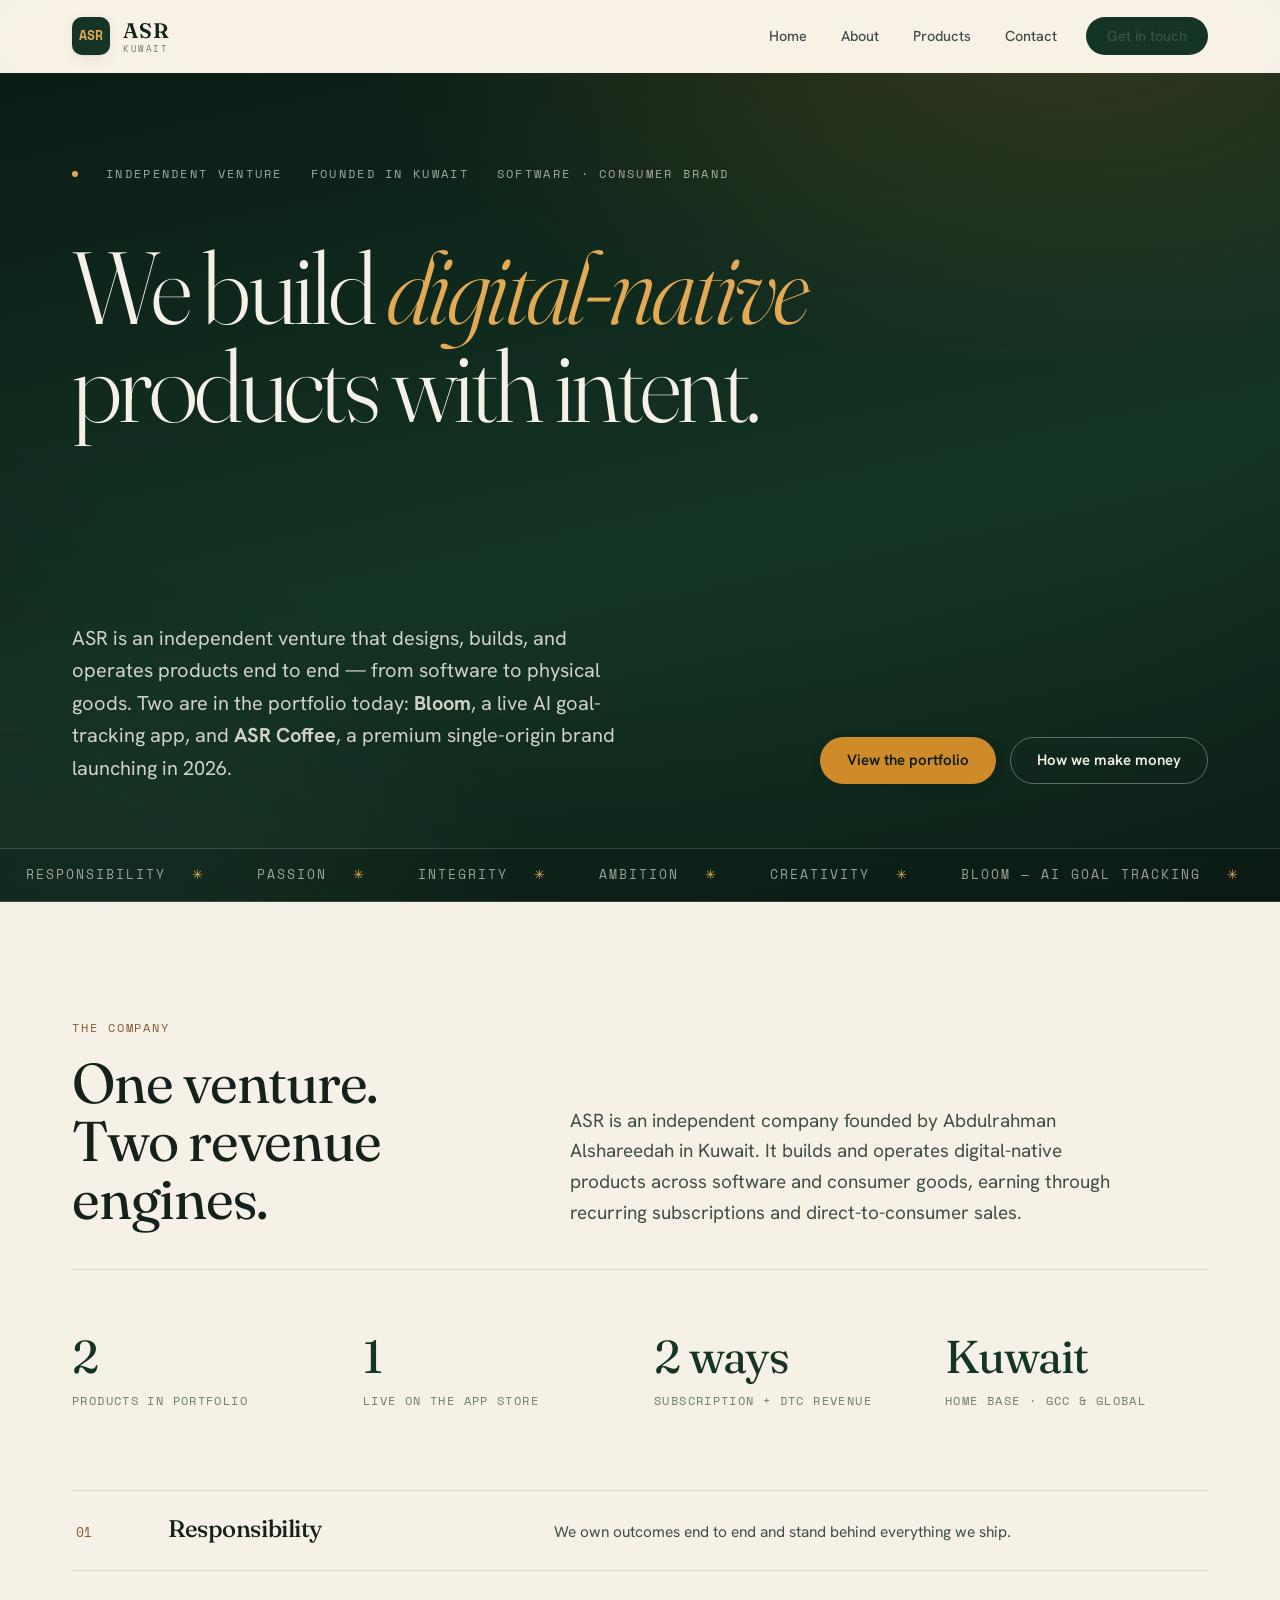
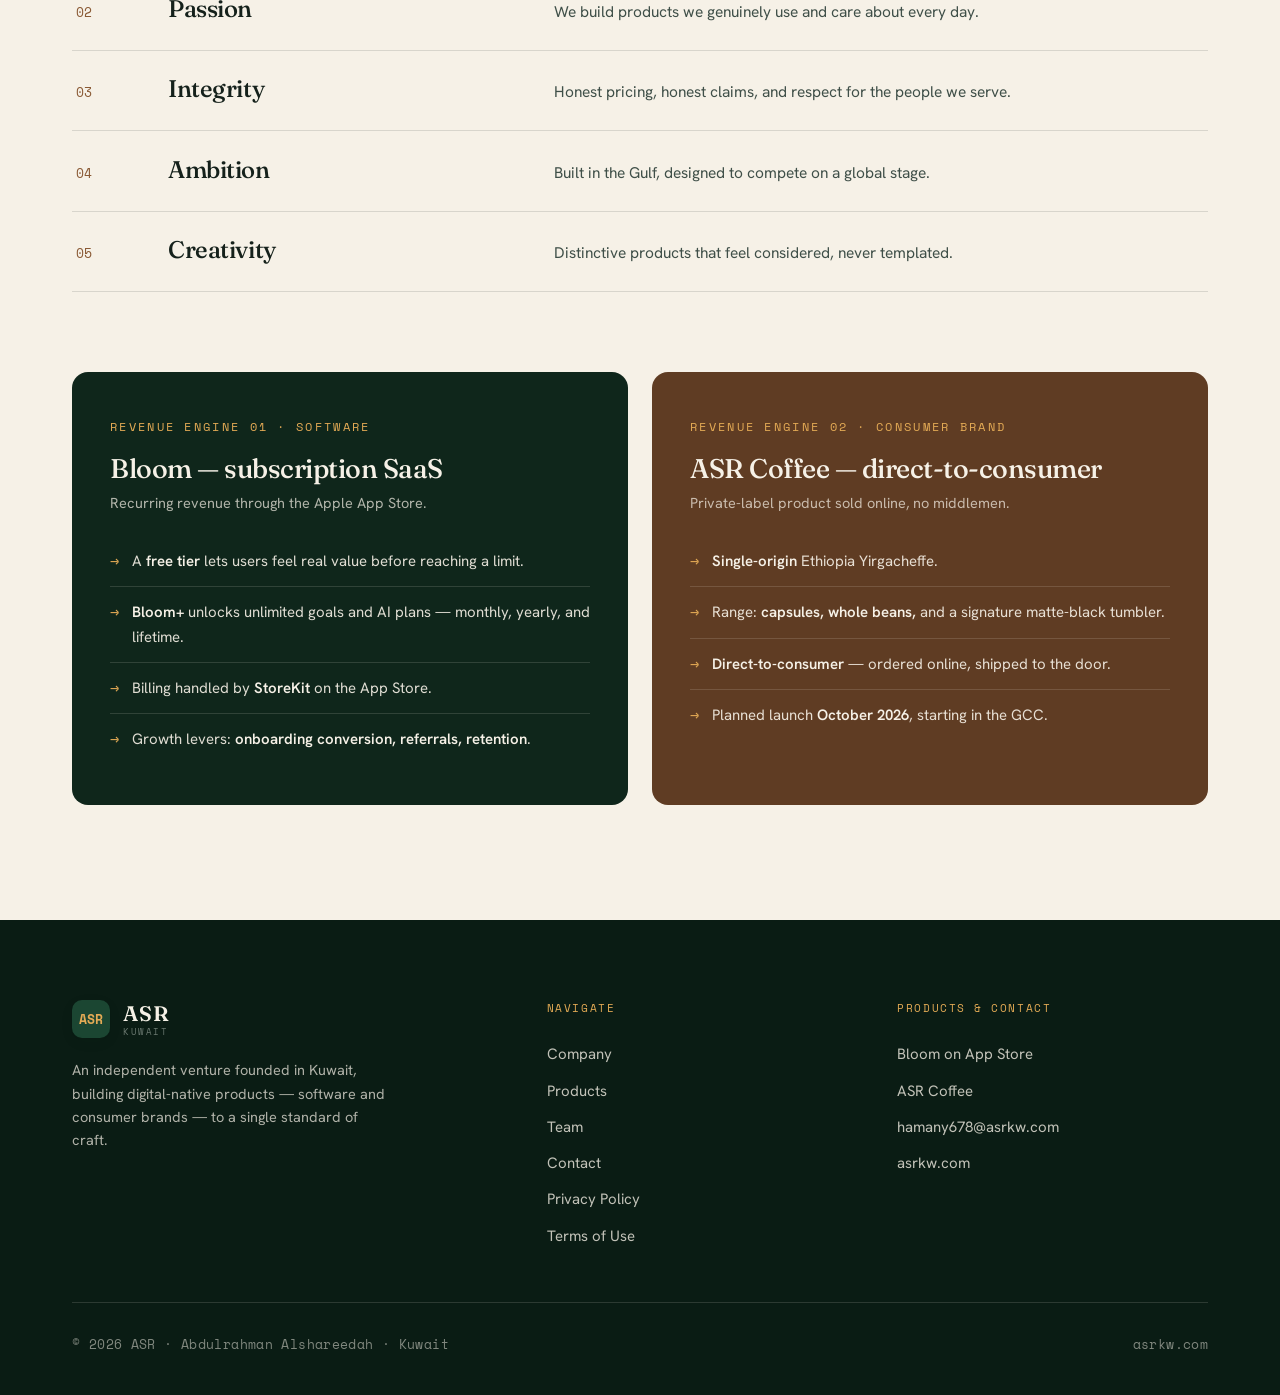
<file: index.html>
<!DOCTYPE html>
<html lang="en">
<head>
<meta charset="UTF-8" />
<meta name="viewport" content="width=device-width, initial-scale=1.0" />
<title>ASR — A Kuwait-based venture building digital-native products</title>
<meta name="description" content="ASR is an independent Kuwait-based venture that builds and operates digital-native products: Bloom, an AI-powered goal-tracking iOS app, and ASR Coffee, a premium single-origin private-label coffee brand." />
<meta name="author" content="Abdulrahman Alshareedah" />

<meta property="og:type" content="website" />
<meta property="og:site_name" content="ASR" />
<meta property="og:title" content="ASR — A Kuwait-based venture building digital-native products" />
<meta property="og:description" content="ASR is an independent Kuwait-based venture that builds and operates digital-native products: Bloom, an AI-powered goal-tracking iOS app, and ASR Coffee, a premium single-origin private-label coffee brand." />
<meta property="og:url" content="https://asrkw.com/" />
<link rel="canonical" href="https://asrkw.com/" />

<link rel="preconnect" href="https://fonts.googleapis.com" />
<link rel="preconnect" href="https://fonts.gstatic.com" crossorigin />
<link href="https://fonts.googleapis.com/css2?family=Fraunces:ital,opsz,wght@0,9..144,300;0,9..144,400;0,9..144,500;0,9..144,600;1,9..144,300;1,9..144,400&family=Hanken+Grotesk:wght@400;500;600;700&family=Space+Mono:wght@400;700&display=swap" rel="stylesheet" />
<link rel="stylesheet" href="/assets/css/site.css" />
<script type="application/ld+json">
{
  "@context": "https://schema.org",
  "@type": "Organization",
  "name": "ASR",
  "url": "https://asrkw.com",
  "email": "hamany678@asrkw.com",
  "description": "An independent Kuwait-based venture building and operating digital-native products: Bloom, an AI-powered goal-tracking iOS app sold by subscription, and ASR Coffee, a single-origin private-label coffee brand sold direct to consumer.",
  "address": {
    "@type": "PostalAddress",
    "addressCountry": "KW"
  },
  "founder": {
    "@type": "Person",
    "name": "Abdulrahman Alshareedah",
    "jobTitle": "Founder & Operator"
  },
  "makesOffer": [
    {
      "@type": "Offer",
      "itemOffered": {
        "@type": "SoftwareApplication",
        "name": "Bloom",
        "applicationCategory": "LifestyleApplication",
        "operatingSystem": "iOS",
        "url": "https://apps.apple.com/app/id6757602403"
      }
    },
    {
      "@type": "Offer",
      "itemOffered": {
        "@type": "Product",
        "name": "ASR Coffee",
        "description": "Single-origin Ethiopia Yirgacheffe capsules, whole beans and a signature tumbler. Launching October 2026."
      }
    }
  ]
}
</script>
</head>
<body>
<div class="progress" id="progress" aria-hidden="true"></div>
<header class="nav" id="nav">
  <div class="wrap nav-inner">
    <a href="/" class="brand" aria-label="ASR home">
      <span class="mark">ASR</span>
      <span class="word"><b>ASR</b><small>Kuwait</small></span>
    </a>
    <nav class="links" id="navlinks" aria-label="Primary">
      <a href="/" aria-current="page">Home</a>
      <a href="/about">About</a>
      <a href="/products">Products</a>
      <a href="/contact">Contact</a>
      <a href="/contact" class="btn btn-dark">Get in touch</a>
    </nav>
    <button class="nav-toggle" id="navToggle" aria-label="Toggle menu" aria-expanded="false" aria-controls="navlinks"><span></span></button>
  </div>
</header>
<main id="top">

<section class="hero">
  <div class="wrap">
    <div class="topline reveal">
      <span class="dot" aria-hidden="true"></span>
      <span class="label">Independent venture</span>
      <span class="label">Founded in Kuwait</span>
      <span class="label">Software · Consumer brand</span>
    </div>
    <h1 class="reveal d1">We build <em>digital-native</em> products with intent.</h1>
  </div>

  <div class="wrap">
    <div class="hero-lower">
      <p class="sub reveal d1">
        ASR is an independent venture that designs, builds, and operates products
        end to end — from software to physical goods. Two are in the portfolio today:
        <strong>Bloom</strong>, a live AI goal-tracking app, and <strong>ASR Coffee</strong>,
        a premium single-origin brand launching in 2026.
      </p>
      <div class="hero-cta reveal d2">
        <a href="/products" class="btn btn-primary">View the portfolio</a>
        <a href="/about" class="btn btn-ghost">How we make money</a>
      </div>
    </div>
  </div>

  <!-- marquee -->
  <div class="marquee" aria-hidden="true">
    <div class="marquee-track" id="marquee">
      <span>Responsibility</span><span>Passion</span><span>Integrity</span><span>Ambition</span><span>Creativity</span>
      <span>Bloom — AI goal tracking</span><span>ASR Coffee — single origin</span><span>Built in Kuwait</span>
    </div>
  </div>
</section>
<section class="section" id="company">
  <div class="wrap">
    <div class="section-head">
      <div class="col-left">
        <span class="idx">The company</span>
        <h2>One venture.<br/>Two revenue engines.</h2>
      </div>
      <p class="lead">
        ASR is an independent company founded by Abdulrahman Alshareedah in Kuwait.
        It builds and operates digital-native products across software and consumer
        goods, earning through recurring subscriptions and direct-to-consumer sales.
      </p>
    </div>

    <!-- stats -->
    <div class="stat-row">
      <div class="stat reveal"><div class="n">2</div><div class="k">Products in portfolio</div></div>
      <div class="stat reveal d1"><div class="n">1</div><div class="k">Live on the App Store</div></div>
      <div class="stat reveal d2"><div class="n">2&nbsp;ways</div><div class="k">Subscription + DTC revenue</div></div>
      <div class="stat reveal d3"><div class="n">Kuwait</div><div class="k">Home base · GCC &amp; global</div></div>
    </div>

    <!-- values -->
    <div class="values">
      <div class="value reveal"><span class="vn">01</span><h4>Responsibility</h4><p>We own outcomes end to end and stand behind everything we ship.</p></div>
      <div class="value reveal"><span class="vn">02</span><h4>Passion</h4><p>We build products we genuinely use and care about every day.</p></div>
      <div class="value reveal"><span class="vn">03</span><h4>Integrity</h4><p>Honest pricing, honest claims, and respect for the people we serve.</p></div>
      <div class="value reveal"><span class="vn">04</span><h4>Ambition</h4><p>Built in the Gulf, designed to compete on a global stage.</p></div>
      <div class="value reveal"><span class="vn">05</span><h4>Creativity</h4><p>Distinctive products that feel considered, never templated.</p></div>
    </div>

    <!-- business model -->
    <div class="model">
      <div class="model-card reveal">
        <span class="label badge">Revenue engine 01 · Software</span>
        <h3>Bloom — subscription SaaS</h3>
        <p class="tagline">Recurring revenue through the Apple App Store.</p>
        <ul>
          <li><span>A <b>free tier</b> lets users feel real value before reaching a limit.</span></li>
          <li><span><b>Bloom+</b> unlocks unlimited goals and AI plans — monthly, yearly, and lifetime.</span></li>
          <li><span>Billing handled by <b>StoreKit</b> on the App Store.</span></li>
          <li><span>Growth levers: <b>onboarding conversion, referrals, retention</b>.</span></li>
        </ul>
      </div>
      <div class="model-card coffee reveal d1">
        <span class="label badge">Revenue engine 02 · Consumer brand</span>
        <h3>ASR Coffee — direct-to-consumer</h3>
        <p class="tagline">Private-label product sold online, no middlemen.</p>
        <ul>
          <li><span><b>Single-origin</b> Ethiopia Yirgacheffe.</span></li>
          <li><span>Range: <b>capsules, whole beans,</b> and a signature matte-black tumbler.</span></li>
          <li><span><b>Direct-to-consumer</b> — ordered online, shipped to the door.</span></li>
          <li><span>Planned launch <b>October 2026</b>, starting in the GCC.</span></li>
        </ul>
      </div>
    </div>
  </div>
</section>

</main>
<footer>
  <div class="wrap">
    <div class="foot-top">
      <div>
        <a href="/" class="brand" aria-label="ASR home"><span class="mark">ASR</span><span class="word"><b>ASR</b><small>Kuwait</small></span></a>
        <p class="blurb">An independent venture founded in Kuwait, building digital-native products — software and consumer brands — to a single standard of craft.</p>
      </div>
      <div class="foot-col">
        <h5>Navigate</h5>
        <a href="/about">Company</a>
        <a href="/products">Products</a>
        <a href="/about#team">Team</a>
        <a href="/contact">Contact</a>
        <a href="/privacy">Privacy Policy</a>
        <a href="/terms">Terms of Use</a>
      </div>
      <div class="foot-col">
        <h5>Products &amp; contact</h5>
        <a href="https://apps.apple.com/app/id6757602403" target="_blank" rel="noopener">Bloom on App Store</a>
        <a href="/products#coffee">ASR Coffee</a>
        <a href="mailto:hamany678@asrkw.com">hamany678@asrkw.com</a>
        <a href="https://asrkw.com" target="_blank" rel="noopener">asrkw.com</a>
      </div>
    </div>
    <div class="foot-bottom">
      <span>© <span id="year">2026</span> ASR · Abdulrahman Alshareedah · Kuwait</span>
      <span>asrkw.com</span>
    </div>
  </div>
</footer>

<script src="/assets/js/site.js" defer></script>
</body>
</html>
</file>
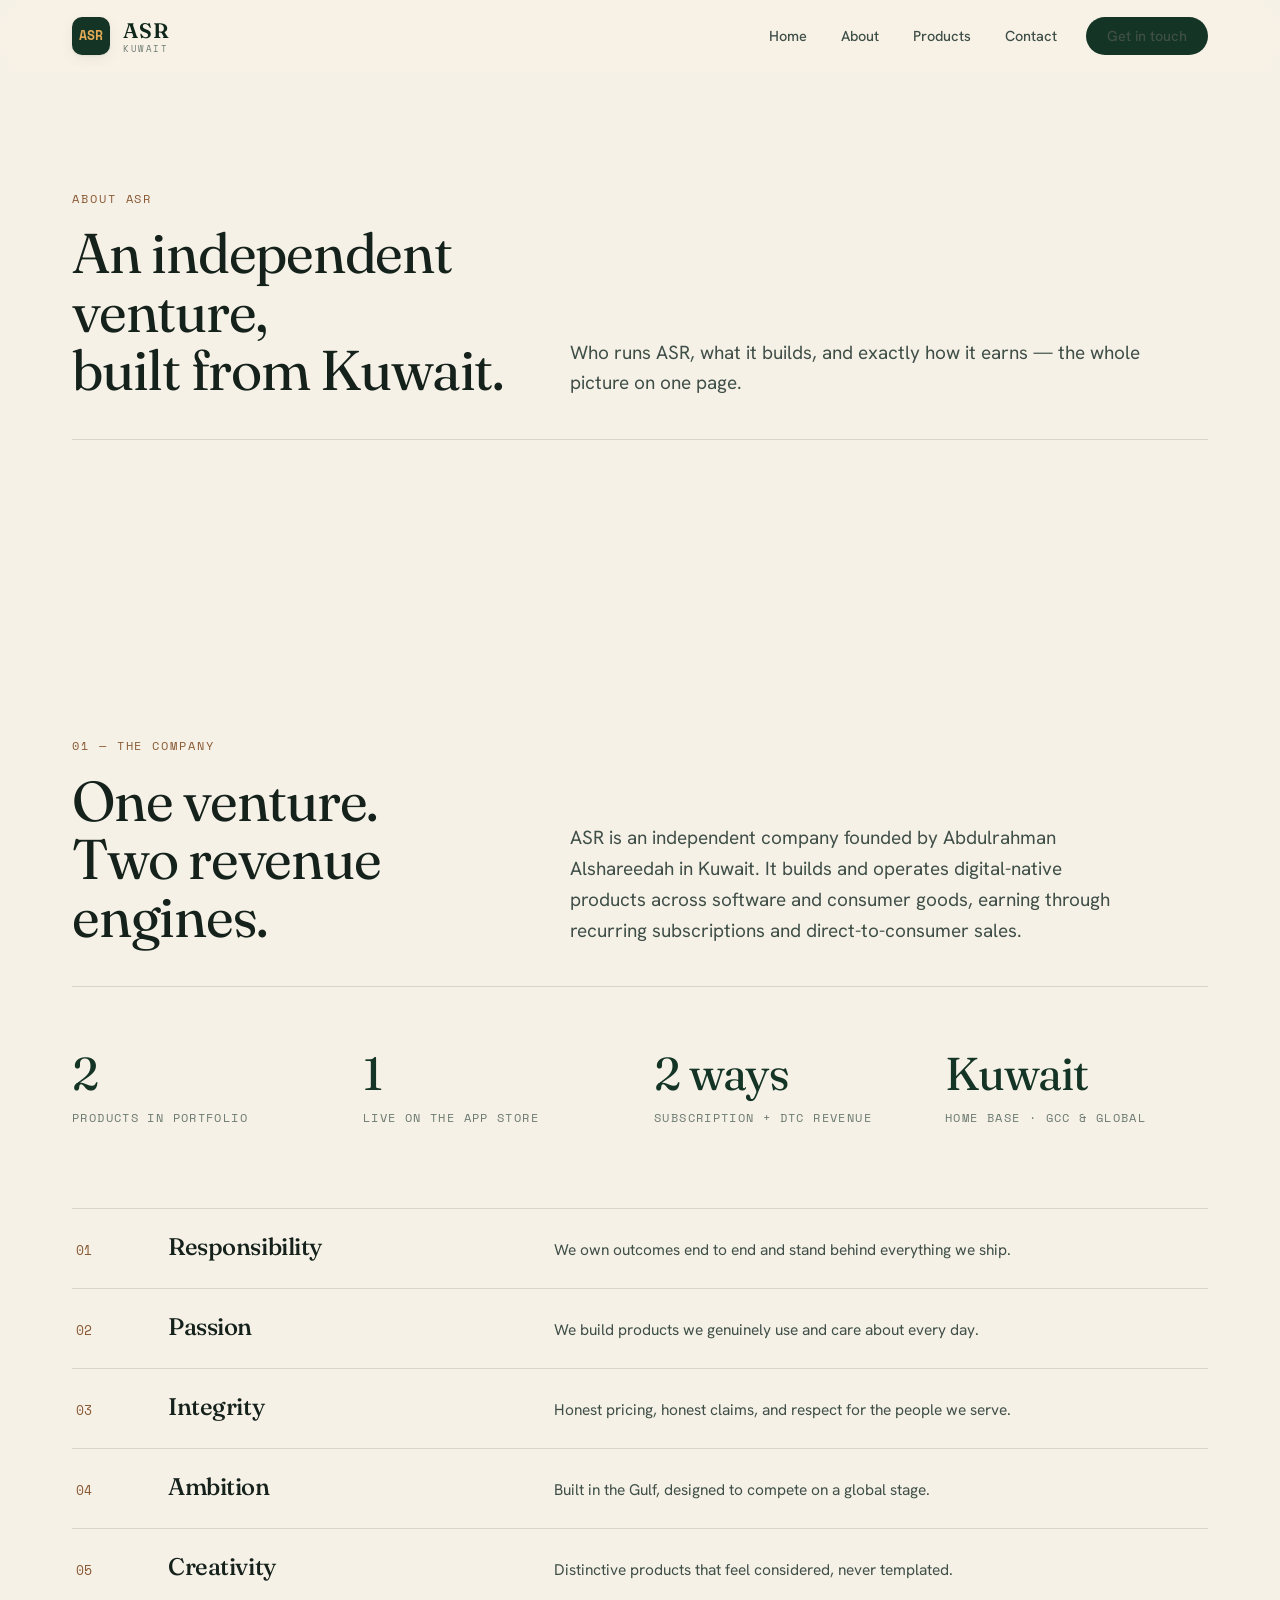
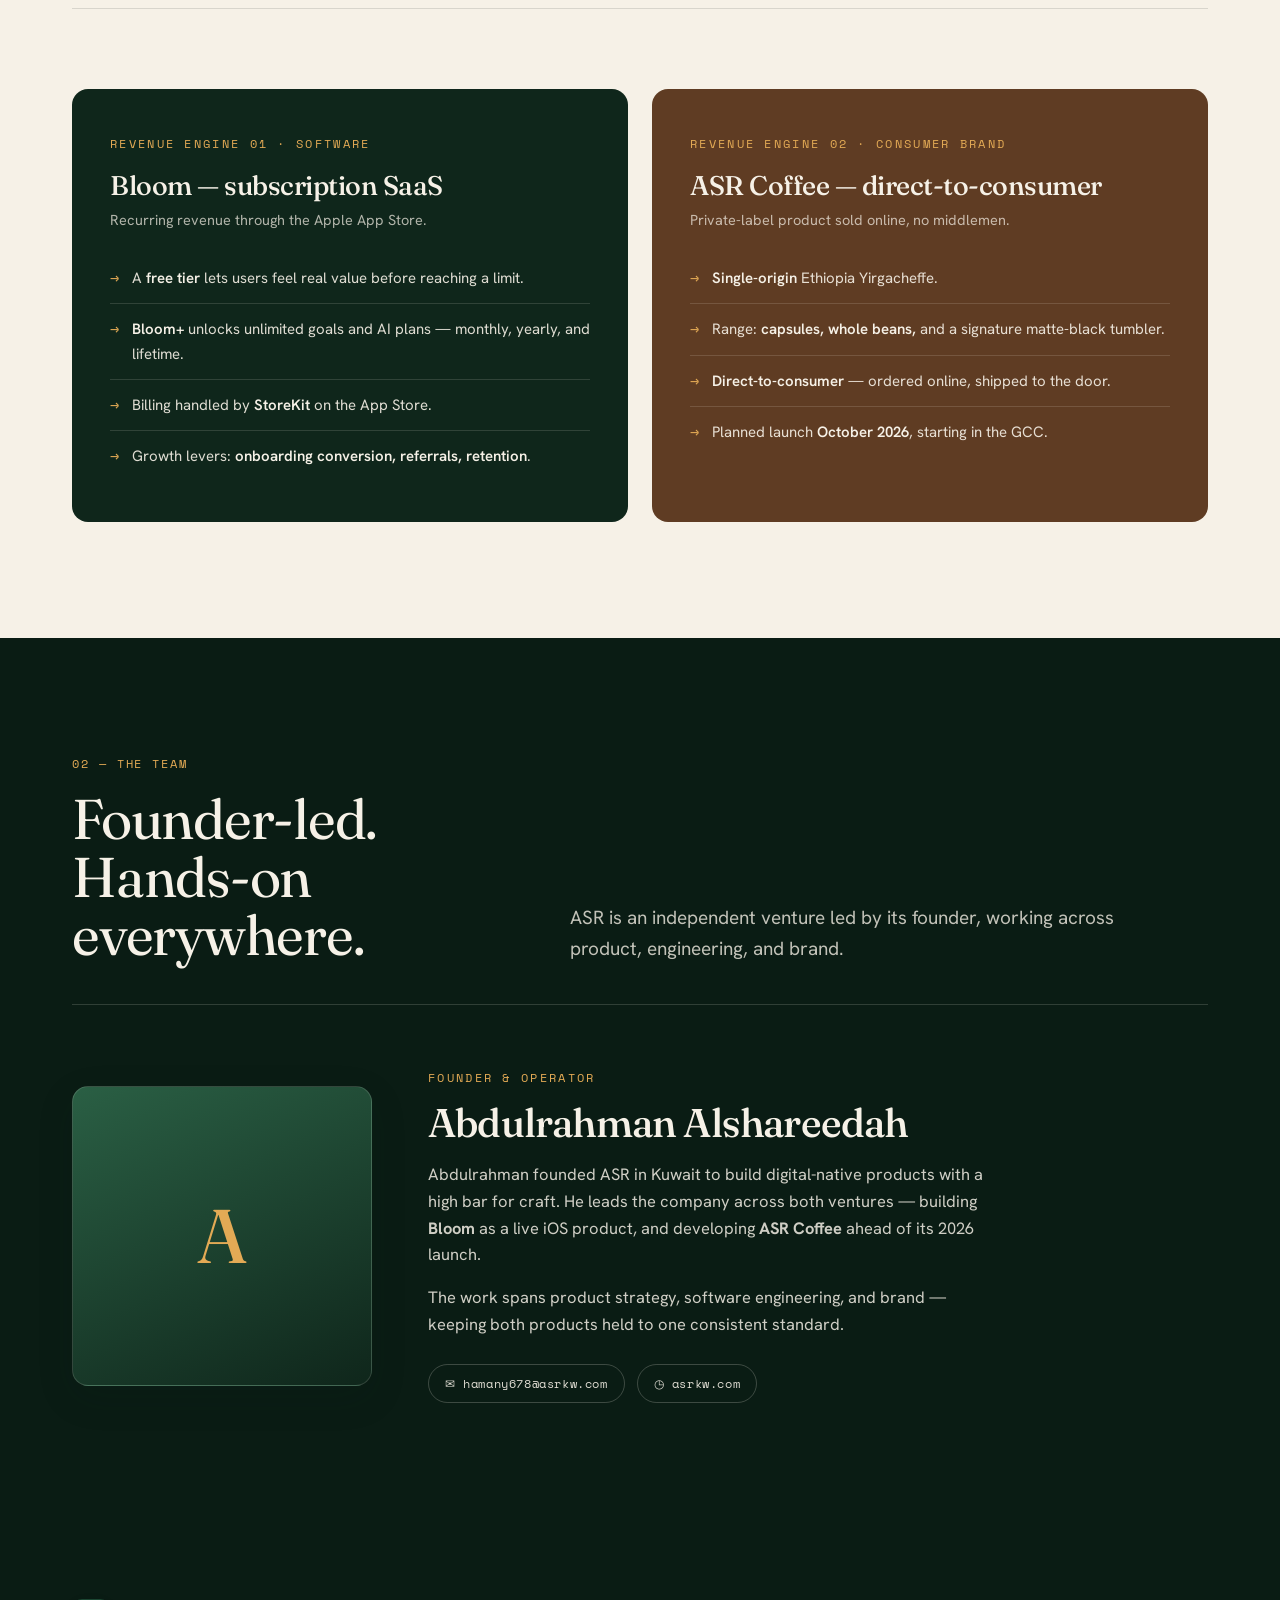
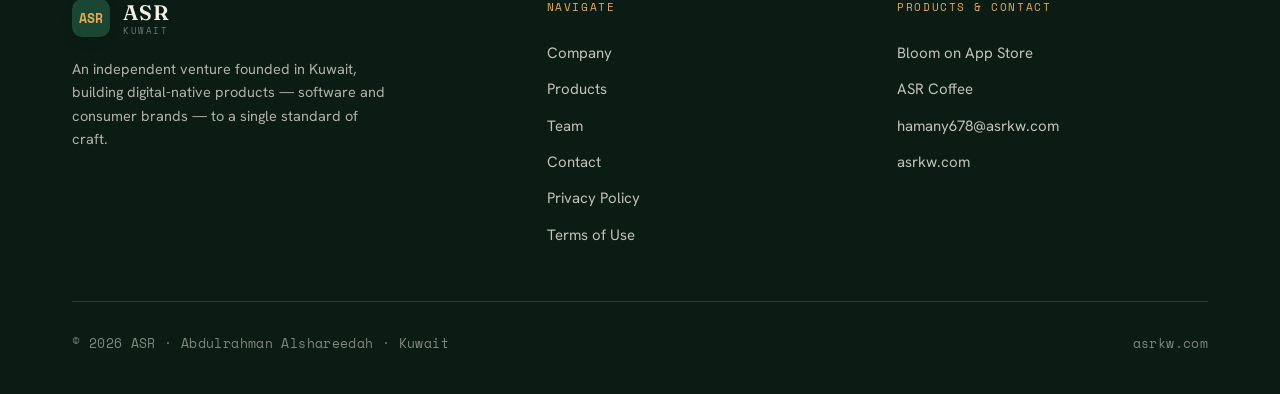
<file: about.html>
<!DOCTYPE html>
<html lang="en">
<head>
<meta charset="UTF-8" />
<meta name="viewport" content="width=device-width, initial-scale=1.0" />
<title>About ASR — Company, business model and team</title>
<meta name="description" content="ASR is an independent company founded by Abdulrahman Alshareedah in Kuwait, earning through subscription software and direct-to-consumer sales. Meet the founder and see how the business works." />
<meta name="author" content="Abdulrahman Alshareedah" />

<meta property="og:type" content="website" />
<meta property="og:site_name" content="ASR" />
<meta property="og:title" content="About ASR — Company, business model and team" />
<meta property="og:description" content="ASR is an independent company founded by Abdulrahman Alshareedah in Kuwait, earning through subscription software and direct-to-consumer sales. Meet the founder and see how the business works." />
<meta property="og:url" content="https://asrkw.com/about" />
<link rel="canonical" href="https://asrkw.com/about" />

<link rel="preconnect" href="https://fonts.googleapis.com" />
<link rel="preconnect" href="https://fonts.gstatic.com" crossorigin />
<link href="https://fonts.googleapis.com/css2?family=Fraunces:ital,opsz,wght@0,9..144,300;0,9..144,400;0,9..144,500;0,9..144,600;1,9..144,300;1,9..144,400&family=Hanken+Grotesk:wght@400;500;600;700&family=Space+Mono:wght@400;700&display=swap" rel="stylesheet" />
<link rel="stylesheet" href="/assets/css/site.css" />
<script type="application/ld+json">
{
  "@context": "https://schema.org",
  "@type": "Organization",
  "name": "ASR",
  "url": "https://asrkw.com",
  "email": "hamany678@asrkw.com",
  "description": "An independent Kuwait-based venture building and operating digital-native products: Bloom, an AI-powered goal-tracking iOS app sold by subscription, and ASR Coffee, a single-origin private-label coffee brand sold direct to consumer.",
  "address": {
    "@type": "PostalAddress",
    "addressCountry": "KW"
  },
  "founder": {
    "@type": "Person",
    "name": "Abdulrahman Alshareedah",
    "jobTitle": "Founder & Operator"
  },
  "makesOffer": [
    {
      "@type": "Offer",
      "itemOffered": {
        "@type": "SoftwareApplication",
        "name": "Bloom",
        "applicationCategory": "LifestyleApplication",
        "operatingSystem": "iOS",
        "url": "https://apps.apple.com/app/id6757602403"
      }
    },
    {
      "@type": "Offer",
      "itemOffered": {
        "@type": "Product",
        "name": "ASR Coffee",
        "description": "Single-origin Ethiopia Yirgacheffe capsules, whole beans and a signature tumbler. Launching October 2026."
      }
    }
  ]
}
</script>
</head>
<body>
<div class="progress" id="progress" aria-hidden="true"></div>
<header class="nav" id="nav">
  <div class="wrap nav-inner">
    <a href="/" class="brand" aria-label="ASR home">
      <span class="mark">ASR</span>
      <span class="word"><b>ASR</b><small>Kuwait</small></span>
    </a>
    <nav class="links" id="navlinks" aria-label="Primary">
      <a href="/">Home</a>
      <a href="/about" aria-current="page">About</a>
      <a href="/products">Products</a>
      <a href="/contact">Contact</a>
      <a href="/contact" class="btn btn-dark">Get in touch</a>
    </nav>
    <button class="nav-toggle" id="navToggle" aria-label="Toggle menu" aria-expanded="false" aria-controls="navlinks"><span></span></button>
  </div>
</header>
<main id="top">

<section class="section">
  <div class="wrap">
    <div class="section-head">
      <div class="col-left">
        <span class="idx">About ASR</span>
        <h2>An independent venture,<br/>built from Kuwait.</h2>
      </div>
      <p class="lead">Who runs ASR, what it builds, and exactly how it earns — the whole picture on one page.</p>
    </div>
  </div>
</section>
<section class="section" id="company">
  <div class="wrap">
    <div class="section-head">
      <div class="col-left">
        <span class="idx">01 — The company</span>
        <h2>One venture.<br/>Two revenue engines.</h2>
      </div>
      <p class="lead">
        ASR is an independent company founded by Abdulrahman Alshareedah in Kuwait.
        It builds and operates digital-native products across software and consumer
        goods, earning through recurring subscriptions and direct-to-consumer sales.
      </p>
    </div>

    <!-- stats -->
    <div class="stat-row">
      <div class="stat reveal"><div class="n">2</div><div class="k">Products in portfolio</div></div>
      <div class="stat reveal d1"><div class="n">1</div><div class="k">Live on the App Store</div></div>
      <div class="stat reveal d2"><div class="n">2&nbsp;ways</div><div class="k">Subscription + DTC revenue</div></div>
      <div class="stat reveal d3"><div class="n">Kuwait</div><div class="k">Home base · GCC &amp; global</div></div>
    </div>

    <!-- values -->
    <div class="values">
      <div class="value reveal"><span class="vn">01</span><h4>Responsibility</h4><p>We own outcomes end to end and stand behind everything we ship.</p></div>
      <div class="value reveal"><span class="vn">02</span><h4>Passion</h4><p>We build products we genuinely use and care about every day.</p></div>
      <div class="value reveal"><span class="vn">03</span><h4>Integrity</h4><p>Honest pricing, honest claims, and respect for the people we serve.</p></div>
      <div class="value reveal"><span class="vn">04</span><h4>Ambition</h4><p>Built in the Gulf, designed to compete on a global stage.</p></div>
      <div class="value reveal"><span class="vn">05</span><h4>Creativity</h4><p>Distinctive products that feel considered, never templated.</p></div>
    </div>

    <!-- business model -->
    <div class="model">
      <div class="model-card reveal">
        <span class="label badge">Revenue engine 01 · Software</span>
        <h3>Bloom — subscription SaaS</h3>
        <p class="tagline">Recurring revenue through the Apple App Store.</p>
        <ul>
          <li><span>A <b>free tier</b> lets users feel real value before reaching a limit.</span></li>
          <li><span><b>Bloom+</b> unlocks unlimited goals and AI plans — monthly, yearly, and lifetime.</span></li>
          <li><span>Billing handled by <b>StoreKit</b> on the App Store.</span></li>
          <li><span>Growth levers: <b>onboarding conversion, referrals, retention</b>.</span></li>
        </ul>
      </div>
      <div class="model-card coffee reveal d1">
        <span class="label badge">Revenue engine 02 · Consumer brand</span>
        <h3>ASR Coffee — direct-to-consumer</h3>
        <p class="tagline">Private-label product sold online, no middlemen.</p>
        <ul>
          <li><span><b>Single-origin</b> Ethiopia Yirgacheffe.</span></li>
          <li><span>Range: <b>capsules, whole beans,</b> and a signature matte-black tumbler.</span></li>
          <li><span><b>Direct-to-consumer</b> — ordered online, shipped to the door.</span></li>
          <li><span>Planned launch <b>October 2026</b>, starting in the GCC.</span></li>
        </ul>
      </div>
    </div>
  </div>
</section>
<section class="section" id="team">
  <div class="wrap">
    <div class="section-head">
      <div class="col-left">
        <span class="idx">02 — The team</span>
        <h2>Founder-led.<br/>Hands-on everywhere.</h2>
      </div>
      <p class="lead">ASR is an independent venture led by its founder, working across product, engineering, and brand.</p>
    </div>

    <div class="founder reveal d1">
      <!-- IMAGE PLACEHOLDER: <img src="assets/founder.jpg" alt="Abdulrahman Alshareedah" /> -->
      <div class="portrait" aria-hidden="true">A</div>
      <div>
        <div class="role label">Founder &amp; Operator</div>
        <h3>Abdulrahman Alshareedah</h3>
        <p>Abdulrahman founded ASR in Kuwait to build digital-native products with a high bar for craft. He leads the company across both ventures — building <strong>Bloom</strong> as a live iOS product, and developing <strong>ASR Coffee</strong> ahead of its 2026 launch.</p>
        <p>The work spans product strategy, software engineering, and brand — keeping both products held to one consistent standard.</p>
        <div class="links">
          <a class="chip" href="mailto:hamany678@asrkw.com">✉ hamany678@asrkw.com</a>
          <a class="chip" href="https://asrkw.com" target="_blank" rel="noopener">◷ asrkw.com</a>
        </div>
      </div>
    </div>
  </div>
</section>

</main>
<footer>
  <div class="wrap">
    <div class="foot-top">
      <div>
        <a href="/" class="brand" aria-label="ASR home"><span class="mark">ASR</span><span class="word"><b>ASR</b><small>Kuwait</small></span></a>
        <p class="blurb">An independent venture founded in Kuwait, building digital-native products — software and consumer brands — to a single standard of craft.</p>
      </div>
      <div class="foot-col">
        <h5>Navigate</h5>
        <a href="/about">Company</a>
        <a href="/products">Products</a>
        <a href="/about#team">Team</a>
        <a href="/contact">Contact</a>
        <a href="/privacy">Privacy Policy</a>
        <a href="/terms">Terms of Use</a>
      </div>
      <div class="foot-col">
        <h5>Products &amp; contact</h5>
        <a href="https://apps.apple.com/app/id6757602403" target="_blank" rel="noopener">Bloom on App Store</a>
        <a href="/products#coffee">ASR Coffee</a>
        <a href="mailto:hamany678@asrkw.com">hamany678@asrkw.com</a>
        <a href="https://asrkw.com" target="_blank" rel="noopener">asrkw.com</a>
      </div>
    </div>
    <div class="foot-bottom">
      <span>© <span id="year">2026</span> ASR · Abdulrahman Alshareedah · Kuwait</span>
      <span>asrkw.com</span>
    </div>
  </div>
</footer>

<script src="/assets/js/site.js" defer></script>
</body>
</html>
</file>
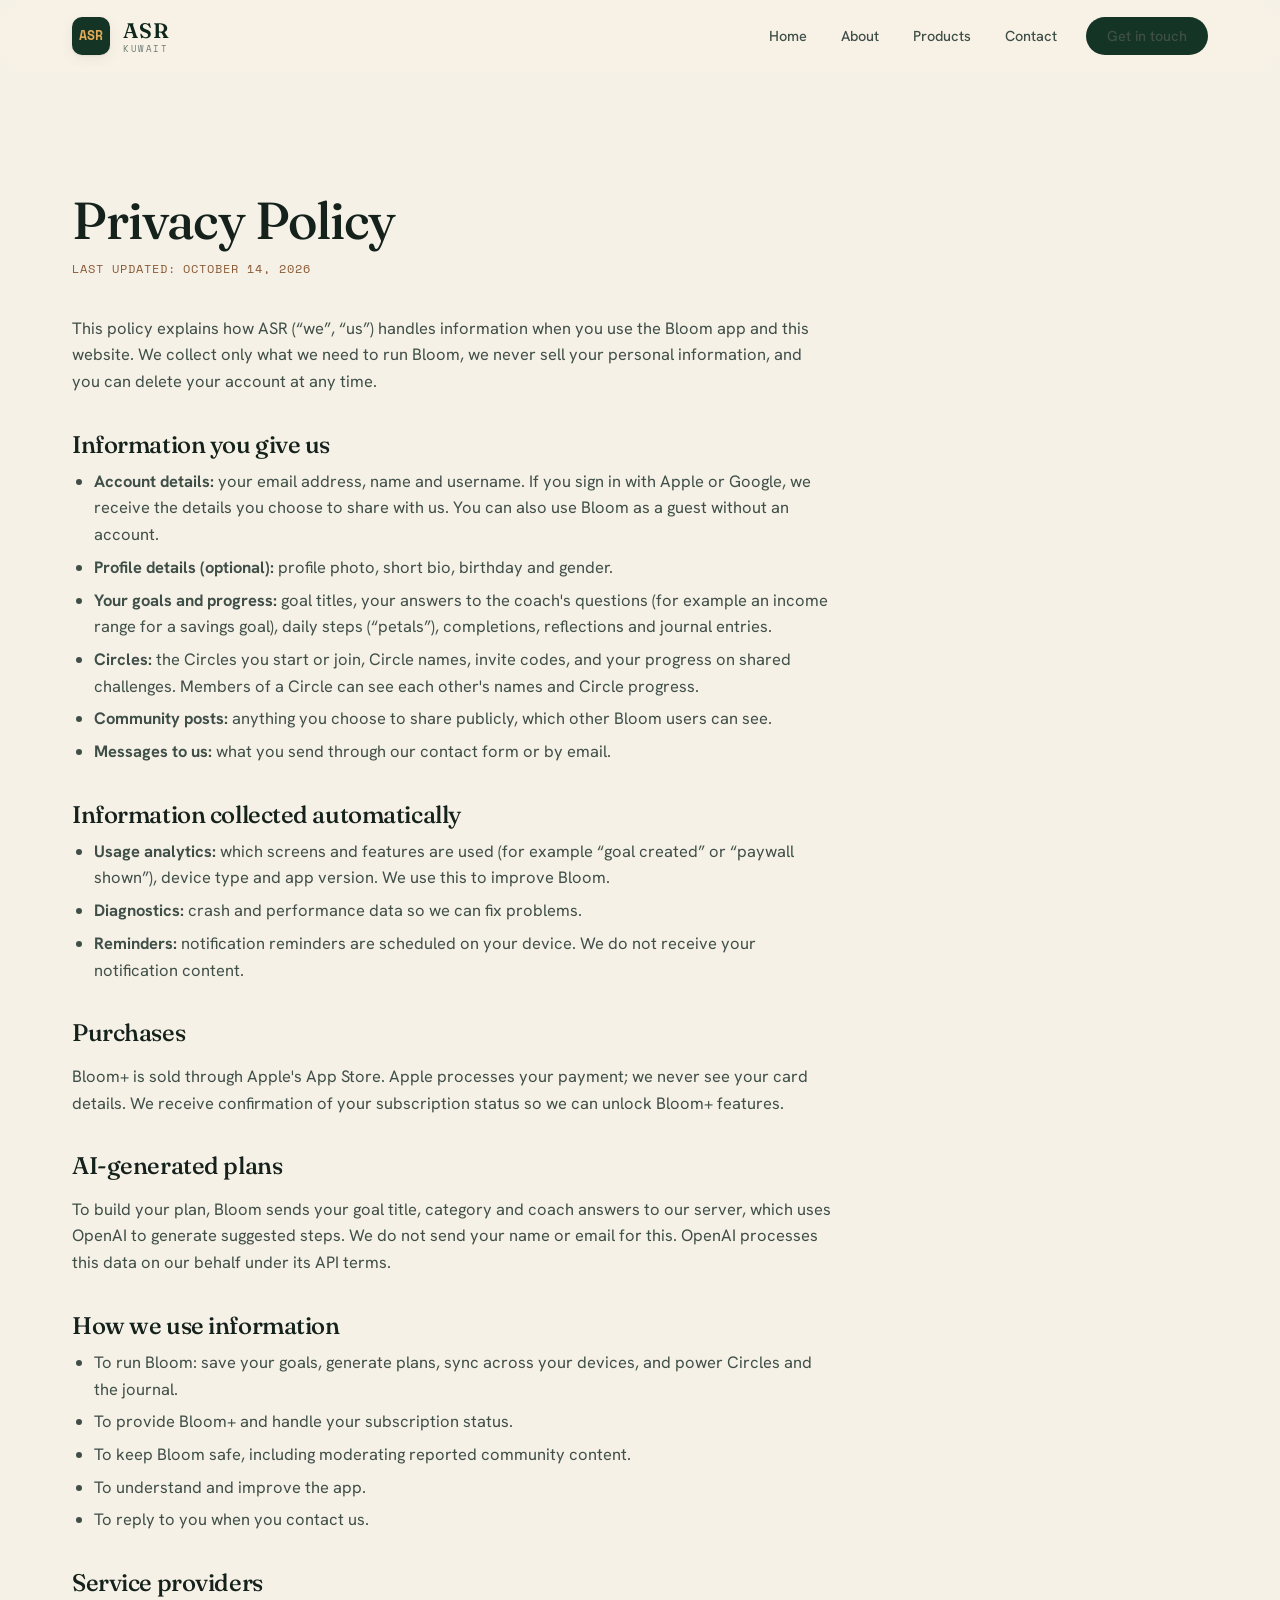
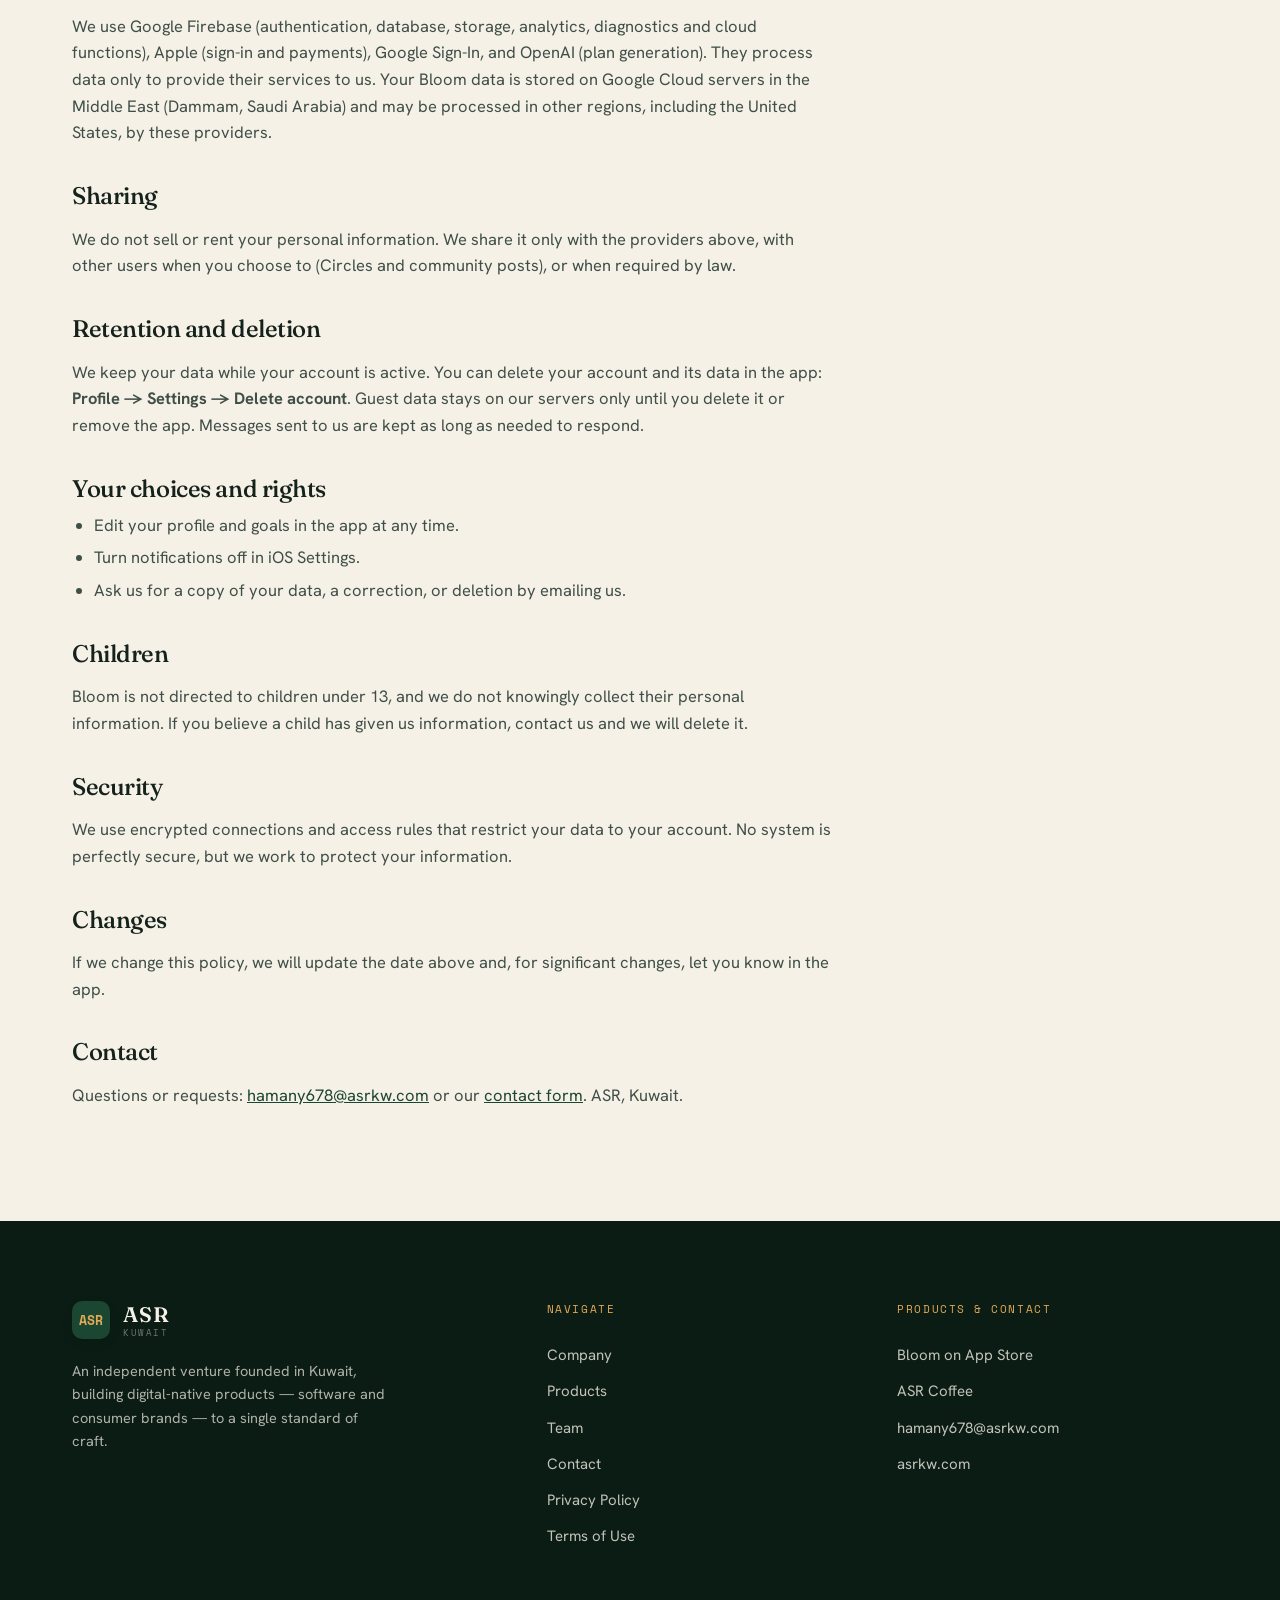
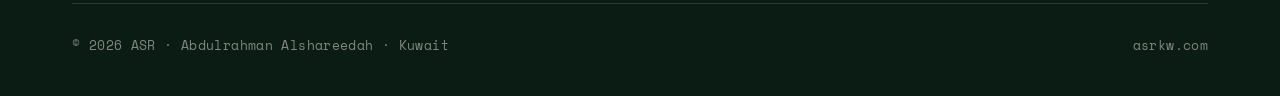
<file: privacy.html>
<!DOCTYPE html>
<html lang="en">
<head>
<meta charset="UTF-8" />
<meta name="viewport" content="width=device-width, initial-scale=1.0" />
<title>Privacy Policy — ASR</title>
<meta name="description" content="How ASR and the Bloom app collect, use and protect your information." />
<meta name="author" content="Abdulrahman Alshareedah" />

<meta property="og:type" content="website" />
<meta property="og:site_name" content="ASR" />
<meta property="og:title" content="Contact ASR" />
<meta property="og:description" content="Get in touch with ASR — partnerships, press, or product questions. Email hamany678@asrkw.com or send a message directly." />
<meta property="og:url" content="https://asrkw.com/contact" />
<link rel="canonical" href="https://asrkw.com/contact" />

<link rel="preconnect" href="https://fonts.googleapis.com" />
<link rel="preconnect" href="https://fonts.gstatic.com" crossorigin />
<link href="https://fonts.googleapis.com/css2?family=Fraunces:ital,opsz,wght@0,9..144,300;0,9..144,400;0,9..144,500;0,9..144,600;1,9..144,300;1,9..144,400&family=Hanken+Grotesk:wght@400;500;600;700&family=Space+Mono:wght@400;700&display=swap" rel="stylesheet" />
<link rel="stylesheet" href="/assets/css/site.css" />
<style>
  .legal { background: var(--paper); padding: 120px 0 96px; }
  .legal article { max-width: 760px; }
  .legal h1 { font-family: var(--serif); font-weight: 500; font-size: clamp(34px, 5vw, 52px); letter-spacing: -0.02em; margin-bottom: 8px; }
  .legal .updated { font-family: var(--mono); font-size: 12px; letter-spacing: .08em; text-transform: uppercase; color: var(--umber-soft); margin-bottom: 36px; }
  .legal h2 { font-family: var(--serif); font-weight: 500; font-size: 24px; margin: 38px 0 10px; }
  .legal p, .legal li { color: var(--ink-soft); font-size: 16.5px; }
  .legal p + p { margin-top: 12px; }
  .legal ul { padding-left: 22px; margin: 10px 0; display: grid; gap: 6px; }
  .legal a { color: var(--evergreen-600); }
</style>
</head>
<body>
<div class="progress" id="progress" aria-hidden="true"></div>
<header class="nav" id="nav">
  <div class="wrap nav-inner">
    <a href="/" class="brand" aria-label="ASR home">
      <span class="mark">ASR</span>
      <span class="word"><b>ASR</b><small>Kuwait</small></span>
    </a>
    <nav class="links" id="navlinks" aria-label="Primary">
      <a href="/">Home</a>
      <a href="/about">About</a>
      <a href="/products">Products</a>
      <a href="/contact">Contact</a>
      <a href="/contact" class="btn btn-dark">Get in touch</a>
    </nav>
    <button class="nav-toggle" id="navToggle" aria-label="Toggle menu" aria-expanded="false" aria-controls="navlinks"><span></span></button>
  </div>
</header>
<main id="top">
<section class="legal"><div class="wrap">
<article>
    <h1>Privacy Policy</h1>
    <p class="updated">Last updated: October 14, 2026</p>

    <p>This policy explains how ASR (“we”, “us”) handles information when you use the Bloom app and this website. We collect only what we need to run Bloom, we never sell your personal information, and you can delete your account at any time.</p>

    <h2>Information you give us</h2>
    <ul>
      <li><strong>Account details:</strong> your email address, name and username. If you sign in with Apple or Google, we receive the details you choose to share with us. You can also use Bloom as a guest without an account.</li>
      <li><strong>Profile details (optional):</strong> profile photo, short bio, birthday and gender.</li>
      <li><strong>Your goals and progress:</strong> goal titles, your answers to the coach's questions (for example an income range for a savings goal), daily steps (“petals”), completions, reflections and journal entries.</li>
      <li><strong>Circles:</strong> the Circles you start or join, Circle names, invite codes, and your progress on shared challenges. Members of a Circle can see each other's names and Circle progress.</li>
      <li><strong>Community posts:</strong> anything you choose to share publicly, which other Bloom users can see.</li>
      <li><strong>Messages to us:</strong> what you send through our contact form or by email.</li>
    </ul>

    <h2>Information collected automatically</h2>
    <ul>
      <li><strong>Usage analytics:</strong> which screens and features are used (for example “goal created” or “paywall shown”), device type and app version. We use this to improve Bloom.</li>
      <li><strong>Diagnostics:</strong> crash and performance data so we can fix problems.</li>
      <li><strong>Reminders:</strong> notification reminders are scheduled on your device. We do not receive your notification content.</li>
    </ul>

    <h2>Purchases</h2>
    <p>Bloom+ is sold through Apple's App Store. Apple processes your payment; we never see your card details. We receive confirmation of your subscription status so we can unlock Bloom+ features.</p>

    <h2>AI-generated plans</h2>
    <p>To build your plan, Bloom sends your goal title, category and coach answers to our server, which uses OpenAI to generate suggested steps. We do not send your name or email for this. OpenAI processes this data on our behalf under its API terms.</p>

    <h2>How we use information</h2>
    <ul>
      <li>To run Bloom: save your goals, generate plans, sync across your devices, and power Circles and the journal.</li>
      <li>To provide Bloom+ and handle your subscription status.</li>
      <li>To keep Bloom safe, including moderating reported community content.</li>
      <li>To understand and improve the app.</li>
      <li>To reply to you when you contact us.</li>
    </ul>

    <h2>Service providers</h2>
    <p>We use Google Firebase (authentication, database, storage, analytics, diagnostics and cloud functions), Apple (sign-in and payments), Google Sign-In, and OpenAI (plan generation). They process data only to provide their services to us. Your Bloom data is stored on Google Cloud servers in the Middle East (Dammam, Saudi Arabia) and may be processed in other regions, including the United States, by these providers.</p>

    <h2>Sharing</h2>
    <p>We do not sell or rent your personal information. We share it only with the providers above, with other users when you choose to (Circles and community posts), or when required by law.</p>

    <h2>Retention and deletion</h2>
    <p>We keep your data while your account is active. You can delete your account and its data in the app: <strong>Profile → Settings → Delete account</strong>. Guest data stays on our servers only until you delete it or remove the app. Messages sent to us are kept as long as needed to respond.</p>

    <h2>Your choices and rights</h2>
    <ul>
      <li>Edit your profile and goals in the app at any time.</li>
      <li>Turn notifications off in iOS Settings.</li>
      <li>Ask us for a copy of your data, a correction, or deletion by emailing us.</li>
    </ul>

    <h2>Children</h2>
    <p>Bloom is not directed to children under 13, and we do not knowingly collect their personal information. If you believe a child has given us information, contact us and we will delete it.</p>

    <h2>Security</h2>
    <p>We use encrypted connections and access rules that restrict your data to your account. No system is perfectly secure, but we work to protect your information.</p>

    <h2>Changes</h2>
    <p>If we change this policy, we will update the date above and, for significant changes, let you know in the app.</p>

    <h2>Contact</h2>
    <p>Questions or requests: <a href="mailto:hamany678@asrkw.com">hamany678@asrkw.com</a> or our <a href="/contact">contact form</a>. ASR, Kuwait.</p>
  </article>
</div></section>
</main>
<footer>
  <div class="wrap">
    <div class="foot-top">
      <div>
        <a href="/" class="brand" aria-label="ASR home"><span class="mark">ASR</span><span class="word"><b>ASR</b><small>Kuwait</small></span></a>
        <p class="blurb">An independent venture founded in Kuwait, building digital-native products — software and consumer brands — to a single standard of craft.</p>
      </div>
      <div class="foot-col">
        <h5>Navigate</h5>
        <a href="/about">Company</a>
        <a href="/products">Products</a>
        <a href="/about#team">Team</a>
        <a href="/contact">Contact</a>
        <a href="/privacy">Privacy Policy</a>
        <a href="/terms">Terms of Use</a>
      </div>
      <div class="foot-col">
        <h5>Products &amp; contact</h5>
        <a href="https://apps.apple.com/app/id6757602403" target="_blank" rel="noopener">Bloom on App Store</a>
        <a href="/products#coffee">ASR Coffee</a>
        <a href="mailto:hamany678@asrkw.com">hamany678@asrkw.com</a>
        <a href="https://asrkw.com" target="_blank" rel="noopener">asrkw.com</a>
      </div>
    </div>
    <div class="foot-bottom">
      <span>© <span id="year">2026</span> ASR · Abdulrahman Alshareedah · Kuwait</span>
      <span>asrkw.com</span>
    </div>
  </div>
</footer>

<script src="/assets/js/site.js" defer></script>
</body>
</html>
</file>
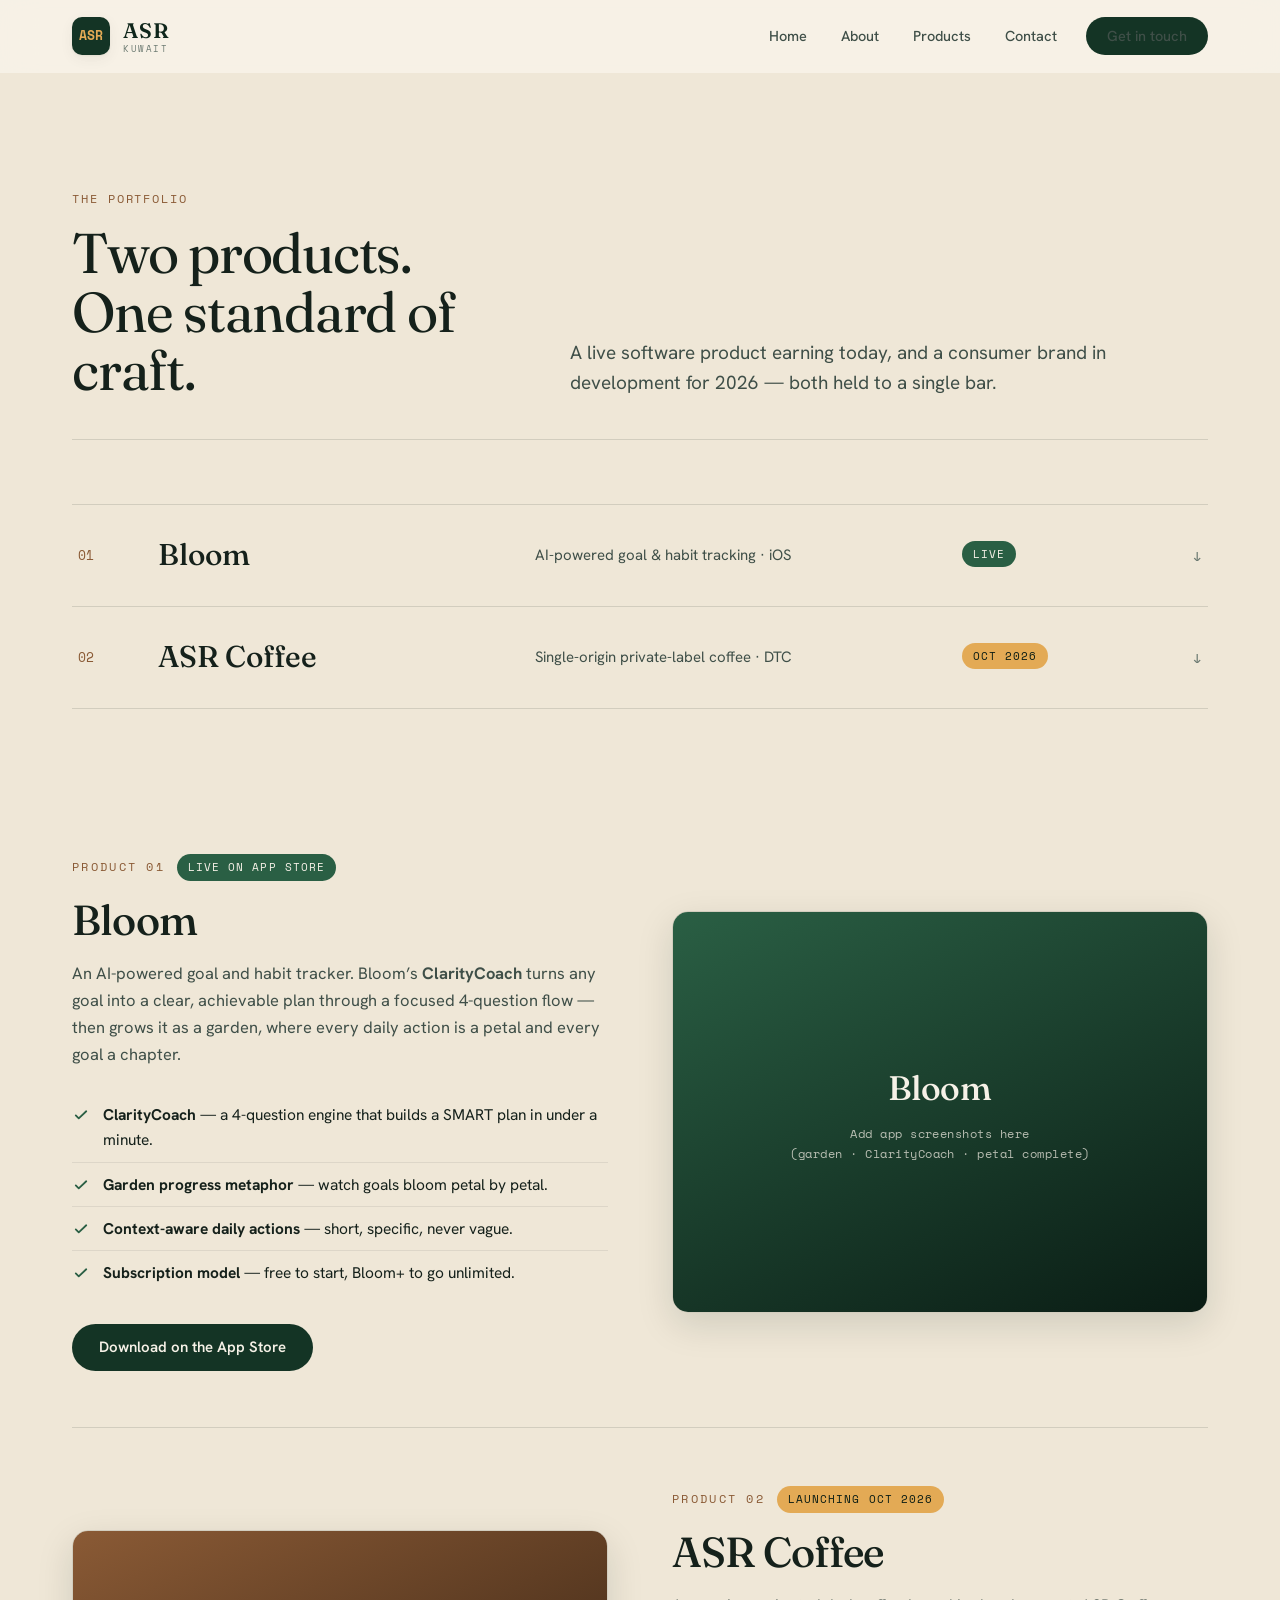
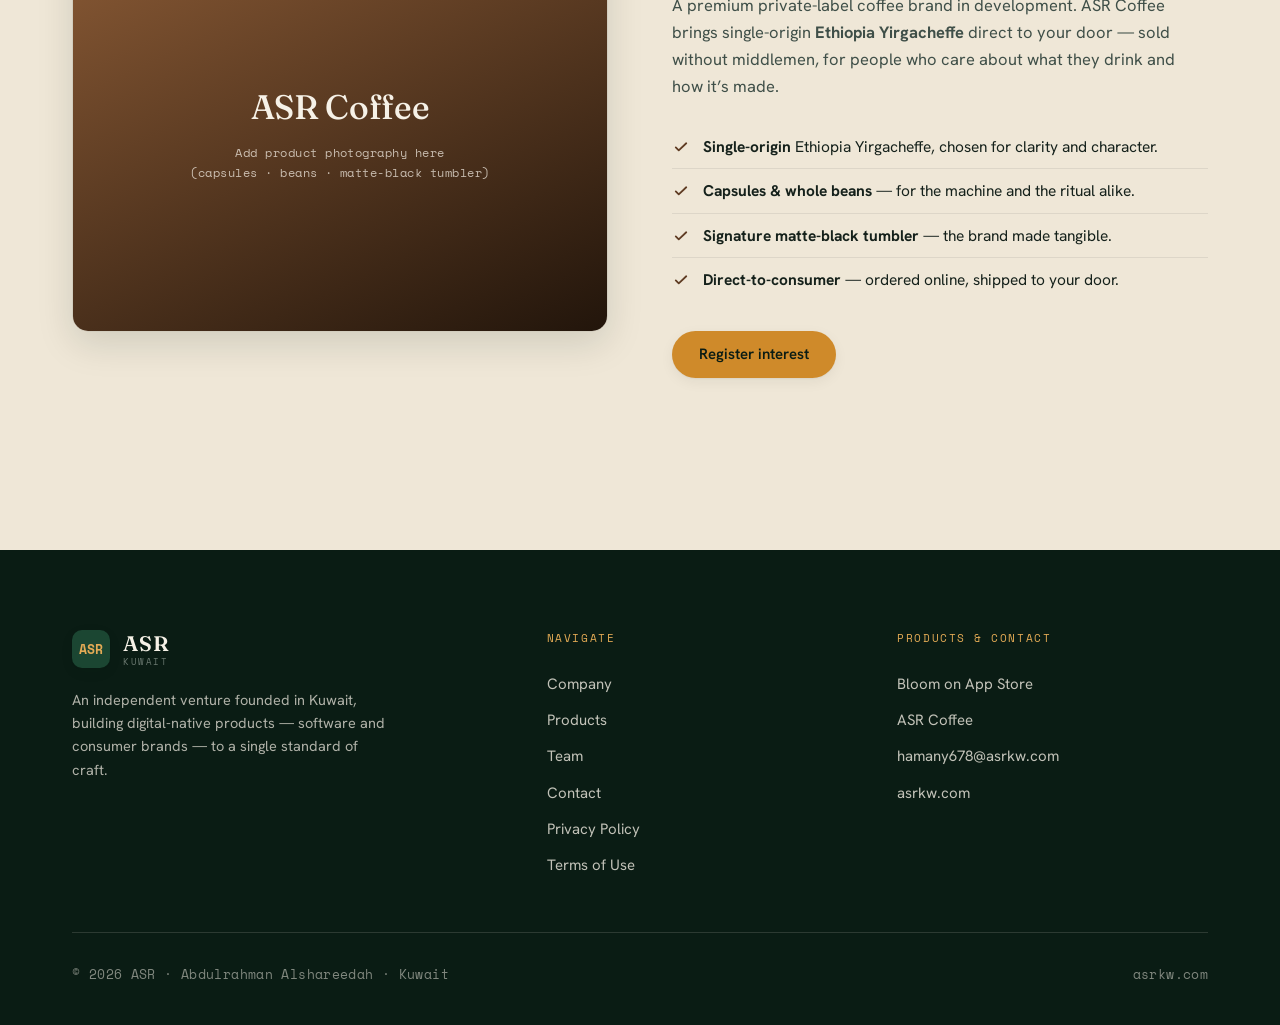
<file: products.html>
<!DOCTYPE html>
<html lang="en">
<head>
<meta charset="UTF-8" />
<meta name="viewport" content="width=device-width, initial-scale=1.0" />
<title>Products — Bloom and ASR Coffee</title>
<meta name="description" content="Bloom is a live AI-powered goal and habit tracking app on the iOS App Store. ASR Coffee is a single-origin private-label coffee brand launching October 2026." />
<meta name="author" content="Abdulrahman Alshareedah" />

<meta property="og:type" content="website" />
<meta property="og:site_name" content="ASR" />
<meta property="og:title" content="Products — Bloom and ASR Coffee" />
<meta property="og:description" content="Bloom is a live AI-powered goal and habit tracking app on the iOS App Store. ASR Coffee is a single-origin private-label coffee brand launching October 2026." />
<meta property="og:url" content="https://asrkw.com/products" />
<link rel="canonical" href="https://asrkw.com/products" />

<link rel="preconnect" href="https://fonts.googleapis.com" />
<link rel="preconnect" href="https://fonts.gstatic.com" crossorigin />
<link href="https://fonts.googleapis.com/css2?family=Fraunces:ital,opsz,wght@0,9..144,300;0,9..144,400;0,9..144,500;0,9..144,600;1,9..144,300;1,9..144,400&family=Hanken+Grotesk:wght@400;500;600;700&family=Space+Mono:wght@400;700&display=swap" rel="stylesheet" />
<link rel="stylesheet" href="/assets/css/site.css" />
</head>
<body>
<div class="progress" id="progress" aria-hidden="true"></div>
<header class="nav" id="nav">
  <div class="wrap nav-inner">
    <a href="/" class="brand" aria-label="ASR home">
      <span class="mark">ASR</span>
      <span class="word"><b>ASR</b><small>Kuwait</small></span>
    </a>
    <nav class="links" id="navlinks" aria-label="Primary">
      <a href="/">Home</a>
      <a href="/about">About</a>
      <a href="/products" aria-current="page">Products</a>
      <a href="/contact">Contact</a>
      <a href="/contact" class="btn btn-dark">Get in touch</a>
    </nav>
    <button class="nav-toggle" id="navToggle" aria-label="Toggle menu" aria-expanded="false" aria-controls="navlinks"><span></span></button>
  </div>
</header>
<main id="top">

<section class="section" id="products">
  <div class="wrap">
    <div class="section-head">
      <div class="col-left">
        <span class="idx">The portfolio</span>
        <h2>Two products.<br/>One standard of craft.</h2>
      </div>
      <p class="lead">A live software product earning today, and a consumer brand in development for 2026 — both held to a single bar.</p>
    </div>

    <!-- portfolio index -->
    <div class="pindex">
      <a class="row reveal" href="/products#bloom">
        <span class="ri">01</span>
        <span class="rname">Bloom</span>
        <span class="rdesc">AI-powered goal &amp; habit tracking · iOS</span>
        <span class="rstat"><span class="pill live">Live</span></span>
        <span class="arrow">↓</span>
      </a>
      <a class="row reveal d1" href="/products#coffee">
        <span class="ri">02</span>
        <span class="rname">ASR Coffee</span>
        <span class="rdesc">Single-origin private-label coffee · DTC</span>
        <span class="rstat"><span class="pill soon">Oct 2026</span></span>
        <span class="arrow">↓</span>
      </a>
    </div>

    <!-- Bloom -->
    <div class="product" id="bloom">
      <div class="pcopy reveal">
        <span class="ptag"><span class="label">Product 01</span><span class="pill live">Live on App Store</span></span>
        <h3>Bloom</h3>
        <p class="desc">
          An AI-powered goal and habit tracker. Bloom’s <strong>ClarityCoach</strong> turns
          any goal into a clear, achievable plan through a focused 4-question flow — then grows
          it as a garden, where every daily action is a petal and every goal a chapter.
        </p>
        <ul class="feature-list">
          <li><svg width="18" height="18" viewBox="0 0 24 24" fill="none"><path d="M5 12.5l4 4L19 7" stroke="#2a5f44" stroke-width="2.4" stroke-linecap="round" stroke-linejoin="round"/></svg><span><b>ClarityCoach</b> — a 4-question engine that builds a SMART plan in under a minute.</span></li>
          <li><svg width="18" height="18" viewBox="0 0 24 24" fill="none"><path d="M5 12.5l4 4L19 7" stroke="#2a5f44" stroke-width="2.4" stroke-linecap="round" stroke-linejoin="round"/></svg><span><b>Garden progress metaphor</b> — watch goals bloom petal by petal.</span></li>
          <li><svg width="18" height="18" viewBox="0 0 24 24" fill="none"><path d="M5 12.5l4 4L19 7" stroke="#2a5f44" stroke-width="2.4" stroke-linecap="round" stroke-linejoin="round"/></svg><span><b>Context-aware daily actions</b> — short, specific, never vague.</span></li>
          <li><svg width="18" height="18" viewBox="0 0 24 24" fill="none"><path d="M5 12.5l4 4L19 7" stroke="#2a5f44" stroke-width="2.4" stroke-linecap="round" stroke-linejoin="round"/></svg><span><b>Subscription model</b> — free to start, Bloom+ to go unlimited.</span></li>
        </ul>
        <div class="actions">
          <a href="https://apps.apple.com/app/id6757602403" target="_blank" rel="noopener" class="btn btn-dark">Download on the App Store</a>
        </div>
      </div>
      <div class="pvisual bloom reveal d1">
        <!-- IMAGE PLACEHOLDER: <img src="assets/bloom-screens.png" alt="Bloom app screens" /> -->
        <div class="shot"><div><div class="big">Bloom</div>Add app screenshots here<br/>(garden · ClarityCoach · petal complete)</div></div>
      </div>
    </div>

    <!-- ASR Coffee -->
    <div class="product reverse" id="coffee">
      <div class="pcopy reveal">
        <span class="ptag"><span class="label">Product 02</span><span class="pill soon">Launching Oct 2026</span></span>
        <h3>ASR Coffee</h3>
        <p class="desc">
          A premium private-label coffee brand in development. ASR Coffee brings
          single-origin <strong>Ethiopia Yirgacheffe</strong> direct to your door — sold
          without middlemen, for people who care about what they drink and how it’s made.
        </p>
        <ul class="feature-list">
          <li><svg width="18" height="18" viewBox="0 0 24 24" fill="none"><path d="M5 12.5l4 4L19 7" stroke="#5f3c23" stroke-width="2.4" stroke-linecap="round" stroke-linejoin="round"/></svg><span><b>Single-origin</b> Ethiopia Yirgacheffe, chosen for clarity and character.</span></li>
          <li><svg width="18" height="18" viewBox="0 0 24 24" fill="none"><path d="M5 12.5l4 4L19 7" stroke="#5f3c23" stroke-width="2.4" stroke-linecap="round" stroke-linejoin="round"/></svg><span><b>Capsules &amp; whole beans</b> — for the machine and the ritual alike.</span></li>
          <li><svg width="18" height="18" viewBox="0 0 24 24" fill="none"><path d="M5 12.5l4 4L19 7" stroke="#5f3c23" stroke-width="2.4" stroke-linecap="round" stroke-linejoin="round"/></svg><span><b>Signature matte-black tumbler</b> — the brand made tangible.</span></li>
          <li><svg width="18" height="18" viewBox="0 0 24 24" fill="none"><path d="M5 12.5l4 4L19 7" stroke="#5f3c23" stroke-width="2.4" stroke-linecap="round" stroke-linejoin="round"/></svg><span><b>Direct-to-consumer</b> — ordered online, shipped to your door.</span></li>
        </ul>
        <div class="actions"><a href="/contact" class="btn btn-primary">Register interest</a></div>
      </div>
      <div class="pvisual coffee reveal d1">
        <!-- IMAGE PLACEHOLDER: <img src="assets/asr-coffee.png" alt="ASR Coffee packaging" /> -->
        <div class="shot"><div><div class="big">ASR Coffee</div>Add product photography here<br/>(capsules · beans · matte-black tumbler)</div></div>
      </div>
    </div>
  </div>
</section>

</main>
<footer>
  <div class="wrap">
    <div class="foot-top">
      <div>
        <a href="/" class="brand" aria-label="ASR home"><span class="mark">ASR</span><span class="word"><b>ASR</b><small>Kuwait</small></span></a>
        <p class="blurb">An independent venture founded in Kuwait, building digital-native products — software and consumer brands — to a single standard of craft.</p>
      </div>
      <div class="foot-col">
        <h5>Navigate</h5>
        <a href="/about">Company</a>
        <a href="/products">Products</a>
        <a href="/about#team">Team</a>
        <a href="/contact">Contact</a>
        <a href="/privacy">Privacy Policy</a>
        <a href="/terms">Terms of Use</a>
      </div>
      <div class="foot-col">
        <h5>Products &amp; contact</h5>
        <a href="https://apps.apple.com/app/id6757602403" target="_blank" rel="noopener">Bloom on App Store</a>
        <a href="/products#coffee">ASR Coffee</a>
        <a href="mailto:hamany678@asrkw.com">hamany678@asrkw.com</a>
        <a href="https://asrkw.com" target="_blank" rel="noopener">asrkw.com</a>
      </div>
    </div>
    <div class="foot-bottom">
      <span>© <span id="year">2026</span> ASR · Abdulrahman Alshareedah · Kuwait</span>
      <span>asrkw.com</span>
    </div>
  </div>
</footer>

<script src="/assets/js/site.js" defer></script>
</body>
</html>
</file>
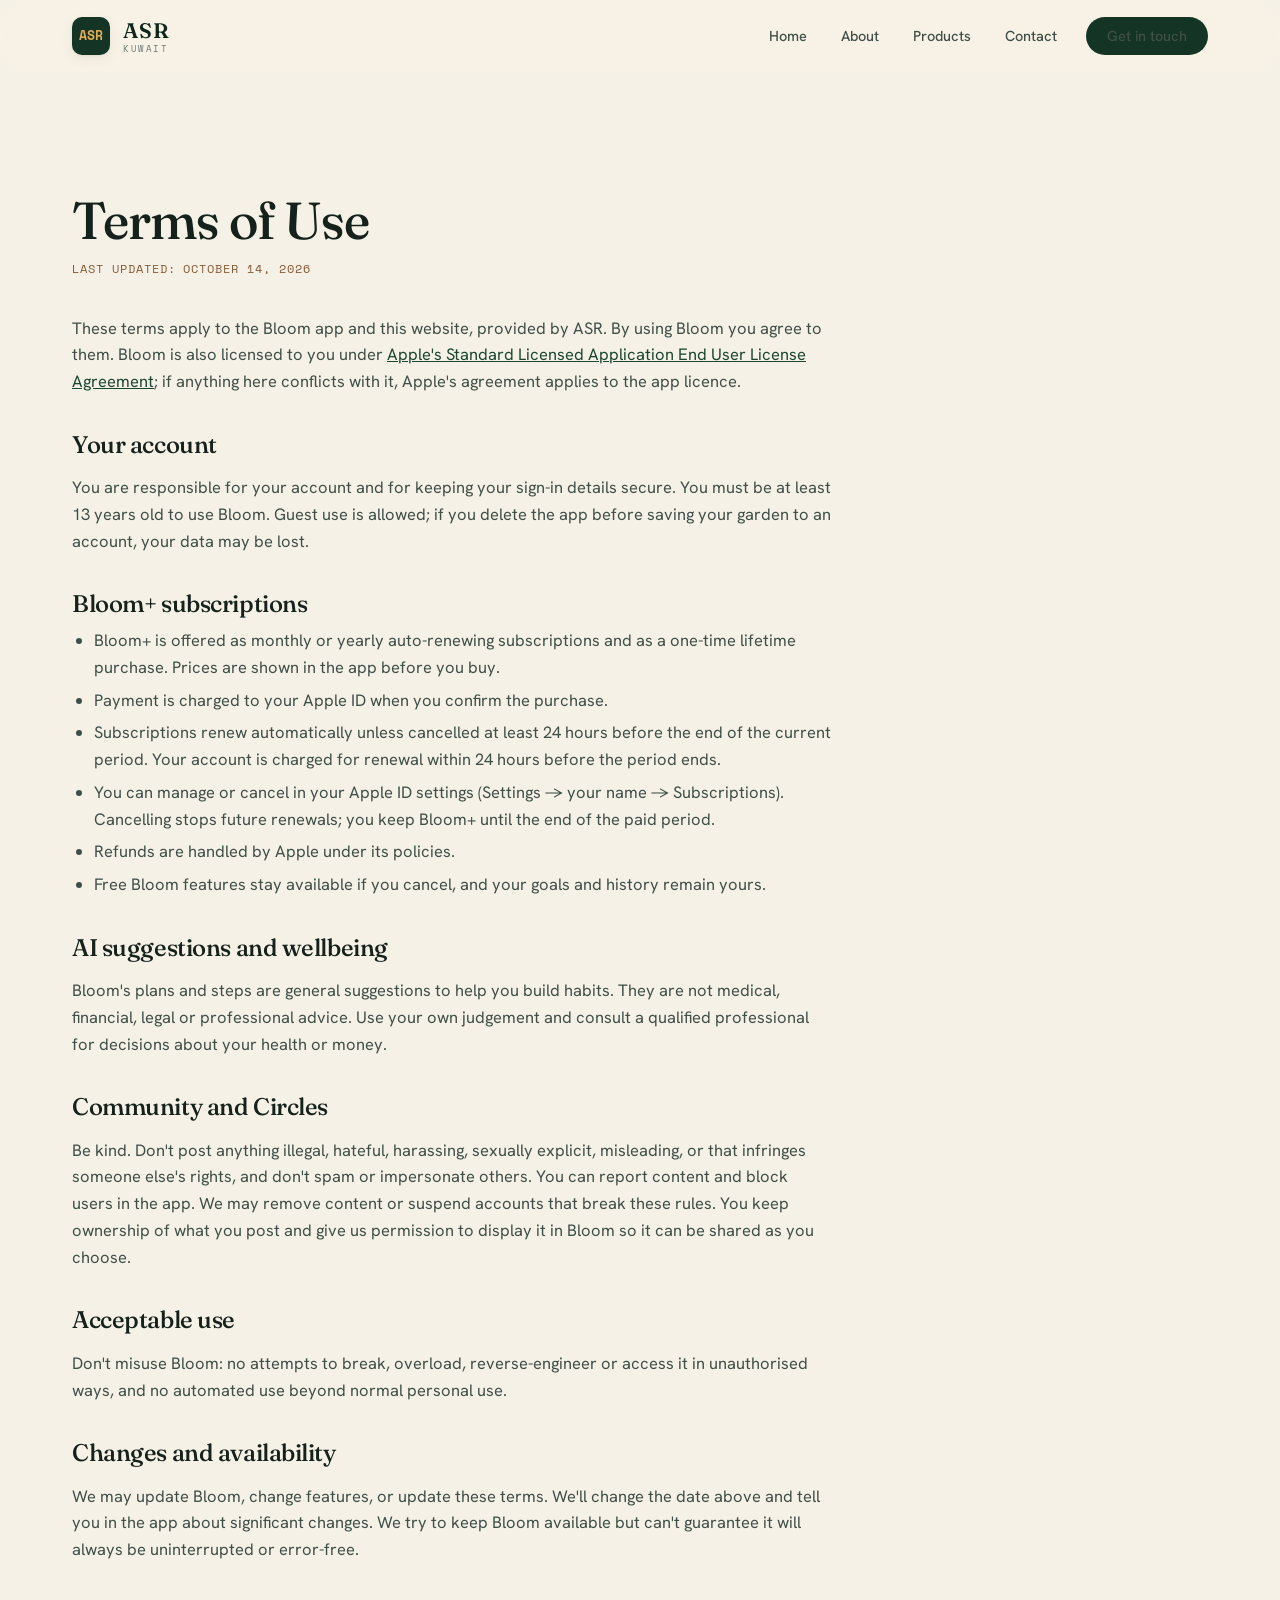
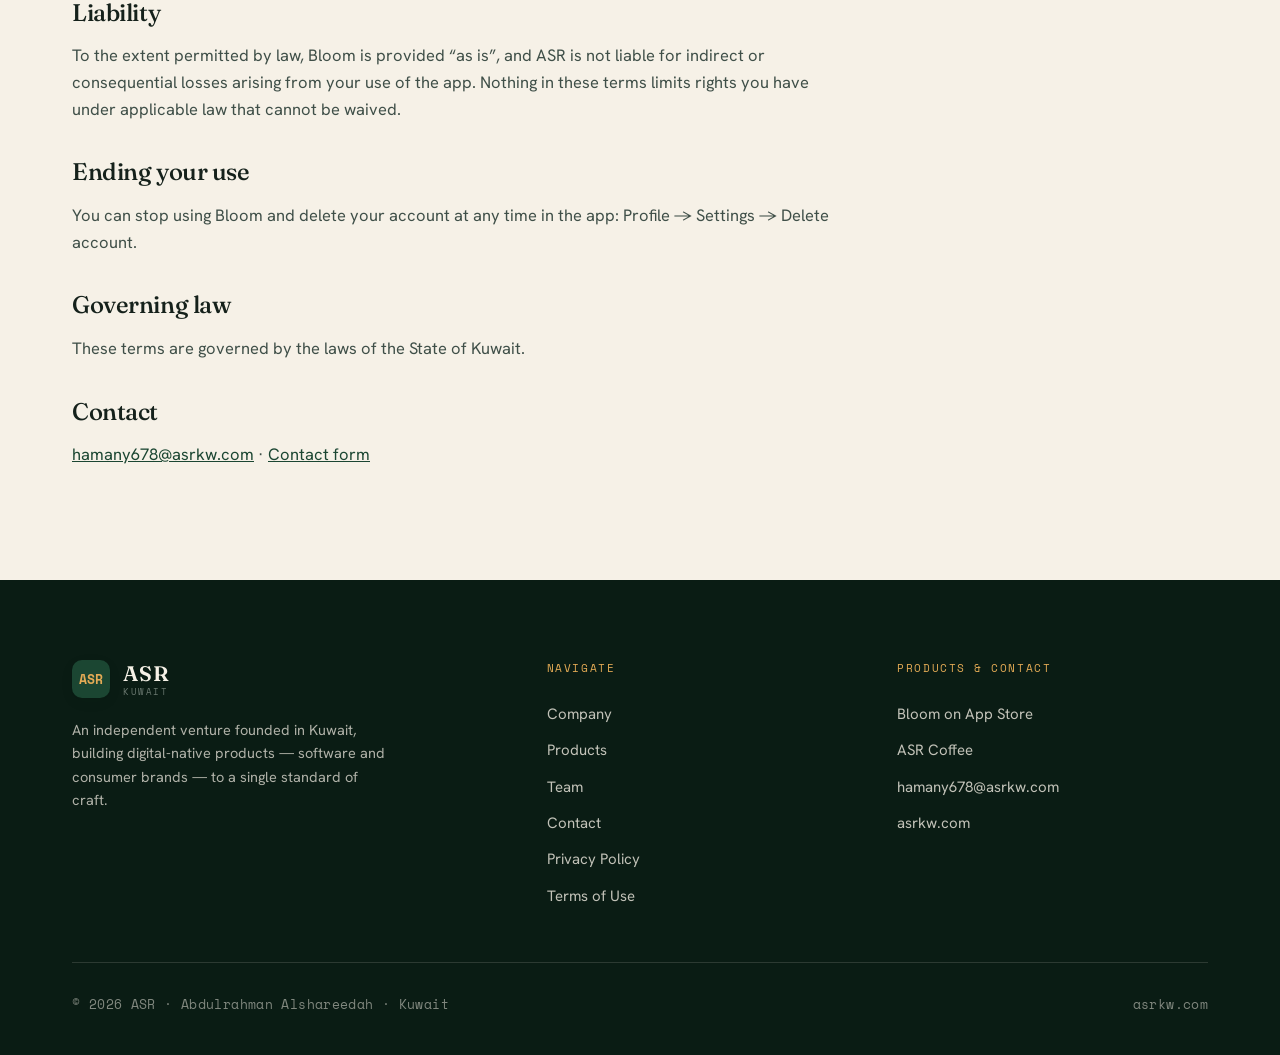
<file: terms.html>
<!DOCTYPE html>
<html lang="en">
<head>
<meta charset="UTF-8" />
<meta name="viewport" content="width=device-width, initial-scale=1.0" />
<title>Terms of Use — ASR</title>
<meta name="description" content="Terms of Use for the Bloom app by ASR." />
<meta name="author" content="Abdulrahman Alshareedah" />

<meta property="og:type" content="website" />
<meta property="og:site_name" content="ASR" />
<meta property="og:title" content="Contact ASR" />
<meta property="og:description" content="Get in touch with ASR — partnerships, press, or product questions. Email hamany678@asrkw.com or send a message directly." />
<meta property="og:url" content="https://asrkw.com/contact" />
<link rel="canonical" href="https://asrkw.com/contact" />

<link rel="preconnect" href="https://fonts.googleapis.com" />
<link rel="preconnect" href="https://fonts.gstatic.com" crossorigin />
<link href="https://fonts.googleapis.com/css2?family=Fraunces:ital,opsz,wght@0,9..144,300;0,9..144,400;0,9..144,500;0,9..144,600;1,9..144,300;1,9..144,400&family=Hanken+Grotesk:wght@400;500;600;700&family=Space+Mono:wght@400;700&display=swap" rel="stylesheet" />
<link rel="stylesheet" href="/assets/css/site.css" />
<style>
  .legal { background: var(--paper); padding: 120px 0 96px; }
  .legal article { max-width: 760px; }
  .legal h1 { font-family: var(--serif); font-weight: 500; font-size: clamp(34px, 5vw, 52px); letter-spacing: -0.02em; margin-bottom: 8px; }
  .legal .updated { font-family: var(--mono); font-size: 12px; letter-spacing: .08em; text-transform: uppercase; color: var(--umber-soft); margin-bottom: 36px; }
  .legal h2 { font-family: var(--serif); font-weight: 500; font-size: 24px; margin: 38px 0 10px; }
  .legal p, .legal li { color: var(--ink-soft); font-size: 16.5px; }
  .legal p + p { margin-top: 12px; }
  .legal ul { padding-left: 22px; margin: 10px 0; display: grid; gap: 6px; }
  .legal a { color: var(--evergreen-600); }
</style>
</head>
<body>
<div class="progress" id="progress" aria-hidden="true"></div>
<header class="nav" id="nav">
  <div class="wrap nav-inner">
    <a href="/" class="brand" aria-label="ASR home">
      <span class="mark">ASR</span>
      <span class="word"><b>ASR</b><small>Kuwait</small></span>
    </a>
    <nav class="links" id="navlinks" aria-label="Primary">
      <a href="/">Home</a>
      <a href="/about">About</a>
      <a href="/products">Products</a>
      <a href="/contact">Contact</a>
      <a href="/contact" class="btn btn-dark">Get in touch</a>
    </nav>
    <button class="nav-toggle" id="navToggle" aria-label="Toggle menu" aria-expanded="false" aria-controls="navlinks"><span></span></button>
  </div>
</header>
<main id="top">
<section class="legal"><div class="wrap">
<article>
    <h1>Terms of Use</h1>
    <p class="updated">Last updated: October 14, 2026</p>

    <p>These terms apply to the Bloom app and this website, provided by ASR. By using Bloom you agree to them. Bloom is also licensed to you under <a href="https://www.apple.com/legal/internet-services/itunes/dev/stdeula/" rel="noopener">Apple's Standard Licensed Application End User License Agreement</a>; if anything here conflicts with it, Apple's agreement applies to the app licence.</p>

    <h2>Your account</h2>
    <p>You are responsible for your account and for keeping your sign-in details secure. You must be at least 13 years old to use Bloom. Guest use is allowed; if you delete the app before saving your garden to an account, your data may be lost.</p>

    <h2>Bloom+ subscriptions</h2>
    <ul>
      <li>Bloom+ is offered as monthly or yearly auto-renewing subscriptions and as a one-time lifetime purchase. Prices are shown in the app before you buy.</li>
      <li>Payment is charged to your Apple ID when you confirm the purchase.</li>
      <li>Subscriptions renew automatically unless cancelled at least 24 hours before the end of the current period. Your account is charged for renewal within 24 hours before the period ends.</li>
      <li>You can manage or cancel in your Apple ID settings (Settings → your name → Subscriptions). Cancelling stops future renewals; you keep Bloom+ until the end of the paid period.</li>
      <li>Refunds are handled by Apple under its policies.</li>
      <li>Free Bloom features stay available if you cancel, and your goals and history remain yours.</li>
    </ul>

    <h2>AI suggestions and wellbeing</h2>
    <p>Bloom's plans and steps are general suggestions to help you build habits. They are not medical, financial, legal or professional advice. Use your own judgement and consult a qualified professional for decisions about your health or money.</p>

    <h2>Community and Circles</h2>
    <p>Be kind. Don't post anything illegal, hateful, harassing, sexually explicit, misleading, or that infringes someone else's rights, and don't spam or impersonate others. You can report content and block users in the app. We may remove content or suspend accounts that break these rules. You keep ownership of what you post and give us permission to display it in Bloom so it can be shared as you choose.</p>

    <h2>Acceptable use</h2>
    <p>Don't misuse Bloom: no attempts to break, overload, reverse-engineer or access it in unauthorised ways, and no automated use beyond normal personal use.</p>

    <h2>Changes and availability</h2>
    <p>We may update Bloom, change features, or update these terms. We'll change the date above and tell you in the app about significant changes. We try to keep Bloom available but can't guarantee it will always be uninterrupted or error-free.</p>

    <h2>Liability</h2>
    <p>To the extent permitted by law, Bloom is provided “as is”, and ASR is not liable for indirect or consequential losses arising from your use of the app. Nothing in these terms limits rights you have under applicable law that cannot be waived.</p>

    <h2>Ending your use</h2>
    <p>You can stop using Bloom and delete your account at any time in the app: Profile → Settings → Delete account.</p>

    <h2>Governing law</h2>
    <p>These terms are governed by the laws of the State of Kuwait.</p>

    <h2>Contact</h2>
    <p><a href="mailto:hamany678@asrkw.com">hamany678@asrkw.com</a> · <a href="/contact">Contact form</a></p>
  </article>
</div></section>
</main>
<footer>
  <div class="wrap">
    <div class="foot-top">
      <div>
        <a href="/" class="brand" aria-label="ASR home"><span class="mark">ASR</span><span class="word"><b>ASR</b><small>Kuwait</small></span></a>
        <p class="blurb">An independent venture founded in Kuwait, building digital-native products — software and consumer brands — to a single standard of craft.</p>
      </div>
      <div class="foot-col">
        <h5>Navigate</h5>
        <a href="/about">Company</a>
        <a href="/products">Products</a>
        <a href="/about#team">Team</a>
        <a href="/contact">Contact</a>
        <a href="/privacy">Privacy Policy</a>
        <a href="/terms">Terms of Use</a>
      </div>
      <div class="foot-col">
        <h5>Products &amp; contact</h5>
        <a href="https://apps.apple.com/app/id6757602403" target="_blank" rel="noopener">Bloom on App Store</a>
        <a href="/products#coffee">ASR Coffee</a>
        <a href="mailto:hamany678@asrkw.com">hamany678@asrkw.com</a>
        <a href="https://asrkw.com" target="_blank" rel="noopener">asrkw.com</a>
      </div>
    </div>
    <div class="foot-bottom">
      <span>© <span id="year">2026</span> ASR · Abdulrahman Alshareedah · Kuwait</span>
      <span>asrkw.com</span>
    </div>
  </div>
</footer>

<script src="/assets/js/site.js" defer></script>
</body>
</html>
</file>
<file: assets/css/site.css>
/* ============================================================
     ASR — design tokens
     Deep evergreen world · warm off-white paper · coffee-umber + amber
     ============================================================ */
  :root {
    --evergreen-900: #0a1c14;
    --evergreen-800: #0f261b;
    --evergreen-700: #143425;
    --evergreen-600: #1b4632;
    --evergreen-500: #2a5f44;
    --evergreen-400: #4a8466;

    --paper:        #f6f1e7;
    --paper-soft:   #efe7d7;
    --paper-card:   #fffdf7;

    --umber:        #5f3c23;
    --umber-soft:   #8a5a35;
    --amber:        #cf8a2a;
    --amber-soft:   #e3aa55;

    --ink:          #15211b;
    --ink-soft:     #3f4f48;
    --ink-faint:    #6c7a72;

    --line:         rgba(21, 33, 27, 0.13);
    --line-soft:    rgba(21, 33, 27, 0.08);
    --line-strong:  rgba(21, 33, 27, 0.22);

    --serif: "Fraunces", Georgia, "Times New Roman", serif;
    --sans:  "Hanken Grotesk", system-ui, -apple-system, "Segoe UI", sans-serif;
    --mono:  "Space Mono", ui-monospace, "SF Mono", Menlo, monospace;

    --shadow-sm: 0 1px 2px rgba(10, 28, 20, 0.05), 0 4px 14px rgba(10, 28, 20, 0.06);
    --shadow-md: 0 12px 36px rgba(10, 28, 20, 0.13);
    --shadow-lg: 0 30px 70px rgba(10, 28, 20, 0.24);

    --radius: 16px;
    --radius-sm: 11px;
    --maxw: 1200px;
    --ease: cubic-bezier(0.16, 1, 0.3, 1);
  }

  * { box-sizing: border-box; }

  html { scroll-behavior: smooth; -webkit-text-size-adjust: 100%; scroll-padding-top: 84px; }
  @media (prefers-reduced-motion: reduce) { html { scroll-behavior: auto; } }

  body {
    margin: 0;
    font-family: var(--sans);
    color: var(--ink);
    background: var(--paper);
    line-height: 1.62;
    font-size: 17px;
    -webkit-font-smoothing: antialiased;
    text-rendering: optimizeLegibility;
    overflow-x: hidden;
  }

  h1, h2, h3, h4 {
    font-family: var(--serif);
    font-weight: 400;
    line-height: 1.04;
    letter-spacing: -0.018em;
    margin: 0;
    color: var(--ink);
  }

  a { color: inherit; }
  img { max-width: 100%; display: block; }
  ::selection { background: var(--amber-soft); color: var(--evergreen-900); }

  /* ---------- layout ---------- */
  .wrap { width: 100%; max-width: var(--maxw); margin: 0 auto; padding: 0 32px; }

  /* label / eyebrow (mono, tracked) */
  .label {
    font-family: var(--mono);
    font-size: 11.5px;
    letter-spacing: 0.2em;
    text-transform: uppercase;
    color: var(--umber-soft);
    font-weight: 400;
  }

  /* section header w/ index number + hairline */
  .section { padding: 116px 0; position: relative; }
  .section-head {
    display: grid;
    grid-template-columns: minmax(0, 0.9fr) minmax(0, 1.3fr);
    gap: 24px 56px;
    align-items: end;
    padding-bottom: 40px;
    border-bottom: 1px solid var(--line);
    margin-bottom: 64px;
  }
  .section-head .idx {
    font-family: var(--mono);
    font-size: 12px;
    letter-spacing: 0.16em;
    color: var(--umber-soft);
    text-transform: uppercase;
  }
  .section-head h2 {
    font-size: clamp(32px, 4.6vw, 56px);
    letter-spacing: -0.022em;
  }
  .section-head .lead {
    font-size: clamp(16px, 1.7vw, 19px);
    color: var(--ink-soft);
    margin: 0;
    max-width: 52ch;
  }
  .section-head .col-left { display: flex; flex-direction: column; gap: 16px; }

  /* ---------- buttons ---------- */
  .btn {
    display: inline-flex; align-items: center; justify-content: center; gap: 9px;
    font-family: var(--sans); font-weight: 600; font-size: 15px; line-height: 1;
    padding: 15px 26px; border-radius: 999px; border: 1px solid transparent;
    cursor: pointer; text-decoration: none;
    transition: transform .25s var(--ease), background .25s var(--ease),
                box-shadow .25s var(--ease), color .25s var(--ease), border-color .25s var(--ease);
    white-space: nowrap;
  }
  .btn-primary { background: var(--amber); color: var(--evergreen-900); box-shadow: var(--shadow-sm); }
  .btn-primary:hover { background: var(--amber-soft); transform: translateY(-2px); box-shadow: var(--shadow-md); }
  .btn-dark { background: var(--evergreen-700); color: var(--paper); }
  .btn-dark:hover { background: var(--evergreen-600); transform: translateY(-2px); box-shadow: var(--shadow-md); }
  .btn-ghost { background: transparent; color: var(--paper); border-color: rgba(246,241,231,.35); }
  .btn-ghost:hover { border-color: var(--paper); background: rgba(246,241,231,.06); transform: translateY(-2px); }
  .btn-line { background: transparent; color: var(--ink); border-color: var(--line-strong); }
  .btn-line:hover { border-color: var(--evergreen-600); color: var(--evergreen-700); transform: translateY(-2px); }

  .btn:focus-visible, a:focus-visible, input:focus-visible, textarea:focus-visible, button:focus-visible {
    outline: 3px solid var(--amber); outline-offset: 3px; border-radius: 6px;
  }

  /* link with arrow */
  .arrow-link {
    display: inline-flex; align-items: center; gap: 8px;
    text-decoration: none; font-weight: 600; font-size: 15px; color: var(--evergreen-700);
    transition: gap .25s var(--ease), color .2s var(--ease);
  }
  .arrow-link:hover { gap: 13px; color: var(--evergreen-500); }

  /* ============================================================ */
  #progress {
    position: fixed; top: 0; left: 0; height: 2px; width: 0%;
    background: linear-gradient(90deg, var(--amber), var(--umber-soft));
    z-index: 1000; transition: width .08s linear;
  }

  /* ============================================================
     NAV
     ============================================================ */
  header.nav {
    position: sticky; top: 0; z-index: 900;
    background: rgba(246, 241, 231, 0.78);
    backdrop-filter: saturate(160%) blur(16px);
    -webkit-backdrop-filter: saturate(160%) blur(16px);
    border-bottom: 1px solid transparent;
    transition: border-color .3s var(--ease), background .3s var(--ease);
  }
  header.nav.scrolled { border-bottom-color: var(--line); background: rgba(246,241,231,.93); }
  .nav-inner { display: flex; align-items: center; justify-content: space-between; height: 72px; }

  .brand { display: inline-flex; align-items: center; gap: 13px; text-decoration: none; }
  .brand .mark {
    width: 38px; height: 38px; border-radius: 10px;
    background: var(--evergreen-700); color: var(--amber-soft);
    display: grid; place-items: center;
    font-family: var(--mono); font-size: 13px; font-weight: 700; letter-spacing: .02em;
    box-shadow: var(--shadow-sm);
  }
  .brand .word { display: flex; flex-direction: column; line-height: 1; }
  .brand .word b { font-family: var(--serif); font-weight: 600; font-size: 21px; letter-spacing: .04em; color: var(--evergreen-800); }
  .brand .word small { font-family: var(--mono); font-size: 9px; letter-spacing: .18em; text-transform: uppercase; color: var(--ink-faint); margin-top: 3px; }

  nav.links { display: flex; align-items: center; gap: 4px; }
  nav.links a {
    text-decoration: none; font-size: 14.5px; font-weight: 500; color: var(--ink-soft);
    padding: 9px 15px; border-radius: 999px;
    transition: color .2s var(--ease), background .2s var(--ease);
  }
  nav.links a:hover { color: var(--evergreen-700); background: rgba(27,70,50,.08); }
  nav.links .btn { margin-left: 10px; padding: 11px 20px; }

  .nav-toggle { display: none; background: none; border: 1px solid var(--line-strong); border-radius: 10px; width: 46px; height: 42px; cursor: pointer; color: var(--ink); }
  .nav-toggle span, .nav-toggle span::before, .nav-toggle span::after {
    content: ""; display: block; width: 20px; height: 2px; background: currentColor; margin: 0 auto; position: relative;
    transition: transform .25s var(--ease), opacity .25s var(--ease);
  }
  .nav-toggle span::before { position: absolute; top: -6px; }
  .nav-toggle span::after  { position: absolute; top: 6px; }

  /* ============================================================
     HERO — masthead
     ============================================================ */
  .hero {
    position: relative; overflow: hidden; isolation: isolate;
    color: var(--paper);
    background:
      radial-gradient(1200px 620px at 82% -8%, rgba(207,138,42,.20), transparent 58%),
      radial-gradient(900px 700px at 6% 112%, rgba(74,132,102,.24), transparent 55%),
      linear-gradient(168deg, var(--evergreen-900), var(--evergreen-700) 56%, var(--evergreen-800));
  }
  .hero::after {
    content: ""; position: absolute; inset: 0; z-index: -1; pointer-events: none;
    background: radial-gradient(120% 130% at 50% 0%, transparent 52%, rgba(0,0,0,.30));
  }
  .hero .wrap { padding-top: 92px; padding-bottom: 0; }
  .hero .topline {
    display: flex; flex-wrap: wrap; gap: 14px 28px; align-items: center;
    color: var(--amber-soft); margin-bottom: 54px;
  }
  .hero .topline .dot { width: 6px; height: 6px; border-radius: 50%; background: var(--amber-soft); display: inline-block; }
  .hero .topline span.label { color: rgba(246,241,231,.65); }

  .hero h1 {
    color: var(--paper);
    font-size: clamp(44px, 8vw, 116px);
    font-weight: 300;
    letter-spacing: -0.035em;
    line-height: 0.96;
    max-width: 16ch;
  }
  .hero h1 em { font-style: italic; font-weight: 300; color: var(--amber-soft); }

  .hero-lower {
    display: grid; grid-template-columns: 1.1fr 0.9fr; gap: 48px;
    align-items: end;
    margin-top: 52px; padding: 44px 0 64px;
  }
  .hero-lower p.sub { font-size: clamp(17px, 2vw, 20px); color: rgba(246,241,231,.84); max-width: 50ch; margin: 0; }
  .hero-cta { display: flex; flex-wrap: wrap; gap: 14px; justify-content: flex-end; }
  @media (max-width: 940px) { .hero-cta { justify-content: flex-start; } }

  /* marquee strip */
  .marquee {
    border-top: 1px solid rgba(246,241,231,.16);
    border-bottom: 1px solid rgba(246,241,231,.16);
    overflow: hidden; white-space: nowrap; background: rgba(0,0,0,.12);
  }
  .marquee-track {
    display: inline-flex; align-items: center; gap: 0;
    padding: 16px 0; animation: scroll-x 32s linear infinite; will-change: transform;
  }
  .marquee-track span {
    font-family: var(--mono); font-size: 12.5px; letter-spacing: .16em; text-transform: uppercase;
    color: rgba(246,241,231,.62); padding: 0 26px;
    display: inline-flex; align-items: center; gap: 26px;
  }
  .marquee-track span::after { content: "✳"; color: var(--amber-soft); }
  @keyframes scroll-x { from { transform: translateX(0); } to { transform: translateX(-50%); } }
  @media (prefers-reduced-motion: reduce) { .marquee-track { animation: none; } }

  /* ============================================================
     scroll reveal
     ============================================================ */
  .reveal { opacity: 0; transform: translateY(24px); transition: opacity .7s var(--ease), transform .7s var(--ease); will-change: opacity, transform; }
  .reveal.in { opacity: 1; transform: none; }
  .reveal.d1 { transition-delay: .08s; } .reveal.d2 { transition-delay: .16s; } .reveal.d3 { transition-delay: .24s; }
  @media (prefers-reduced-motion: reduce) {
    .reveal { opacity: 1 !important; transform: none !important; transition: none !important; }
    #progress { transition: none; } * { scroll-behavior: auto !important; }
  }

  /* ============================================================
     COMPANY + BUSINESS MODEL
     ============================================================ */
  #company { background: var(--paper); }

  .stat-row {
    display: grid; grid-template-columns: repeat(4, 1fr); gap: 28px;
    margin-bottom: 80px;
  }
  .stat .n { font-family: var(--serif); font-size: clamp(30px, 4vw, 46px); color: var(--evergreen-700); letter-spacing: -0.02em; line-height: 1; }
  .stat .k { font-family: var(--mono); font-size: 11.5px; letter-spacing: .12em; text-transform: uppercase; color: var(--ink-faint); margin-top: 12px; }

  /* values — editorial list with hairlines */
  .values { border-top: 1px solid var(--line); }
  .value {
    display: grid; grid-template-columns: 64px 1.1fr 2fr; gap: 28px; align-items: baseline;
    padding: 26px 4px; border-bottom: 1px solid var(--line);
    transition: background .3s var(--ease), padding-left .3s var(--ease);
  }
  .value:hover { background: rgba(27,70,50,.04); padding-left: 16px; }
  .value .vn { font-family: var(--mono); font-size: 13px; color: var(--umber-soft); }
  .value h4 { font-size: 24px; font-weight: 500; }
  .value p { margin: 0; color: var(--ink-soft); font-size: 15.5px; }

  /* business model band */
  .model { margin-top: 80px; display: grid; grid-template-columns: 1fr 1fr; gap: 24px; }
  .model-card {
    background: var(--evergreen-800); color: var(--paper);
    border-radius: var(--radius); padding: 40px 38px; position: relative; overflow: hidden;
    transition: transform .35s var(--ease), box-shadow .35s var(--ease);
  }
  .model-card:hover { transform: translateY(-4px); box-shadow: var(--shadow-lg); }
  .model-card.coffee { background: var(--umber); }
  .model-card .badge { color: var(--amber-soft); margin-bottom: 18px; display: inline-block; }
  .model-card h3 { color: var(--paper); font-size: 27px; font-weight: 500; margin-bottom: 8px; }
  .model-card .tagline { color: rgba(246,241,231,.7); font-size: 14.5px; margin: 0 0 22px; }
  .model-card ul { list-style: none; margin: 0; padding: 0; }
  .model-card li { display: flex; gap: 13px; padding: 13px 0; border-bottom: 1px solid rgba(246,241,231,.14); font-size: 15px; color: rgba(246,241,231,.9); }
  .model-card li:last-child { border-bottom: none; }
  .model-card li b { color: var(--paper); font-weight: 600; }
  .model-card li::before { content: "→"; color: var(--amber-soft); font-family: var(--mono); flex: none; }

  /* ============================================================
     PRODUCTS — portfolio index + detail
     ============================================================ */
  #products { background: var(--paper-soft); }

  /* index table */
  .pindex { border-top: 1px solid var(--line); margin-bottom: 88px; }
  .pindex a.row {
    display: grid; grid-template-columns: 56px 1.4fr 1.6fr 0.7fr 40px; gap: 24px; align-items: center;
    padding: 26px 6px; border-bottom: 1px solid var(--line); text-decoration: none; color: inherit;
    transition: background .3s var(--ease), padding-left .3s var(--ease);
  }
  .pindex a.row:hover { background: rgba(27,70,50,.05); padding-left: 16px; }
  .pindex .ri { font-family: var(--mono); font-size: 13px; color: var(--umber-soft); }
  .pindex .rname { font-family: var(--serif); font-size: clamp(22px, 3vw, 30px); font-weight: 500; }
  .pindex .rdesc { color: var(--ink-soft); font-size: 15px; }
  .pindex .rstat { font-family: var(--mono); font-size: 11px; letter-spacing: .08em; text-transform: uppercase; }
  .pindex .arrow { font-family: var(--mono); color: var(--ink-faint); text-align: right; transition: transform .25s var(--ease), color .2s var(--ease); }
  .pindex a.row:hover .arrow { transform: translateX(5px); color: var(--evergreen-600); }

  .pill { font-family: var(--mono); font-size: 10.5px; letter-spacing: .1em; padding: 5px 11px; border-radius: 999px; text-transform: uppercase; white-space: nowrap; }
  .pill.live { background: var(--evergreen-500); color: var(--paper); }
  .pill.soon { background: var(--amber-soft); color: var(--evergreen-900); }

  /* product detail blocks */
  .product { display: grid; grid-template-columns: 1fr 1fr; gap: 64px; align-items: center; padding: 56px 0; }
  .product + .product { border-top: 1px solid var(--line); }
  .product.reverse .pcopy { order: 2; }
  .product .ptag { display: inline-flex; align-items: center; gap: 12px; margin-bottom: 18px; }
  .product h3 { font-size: clamp(28px, 3.8vw, 42px); font-weight: 500; margin-bottom: 18px; }
  .product p.desc { color: var(--ink-soft); font-size: 16.5px; margin: 0 0 26px; }
  .feature-list { list-style: none; margin: 0 0 30px; padding: 0; }
  .feature-list li { display: flex; gap: 13px; align-items: flex-start; padding: 9px 0; font-size: 15.5px; border-top: 1px solid var(--line-soft); }
  .feature-list li:first-child { border-top: none; }
  .feature-list li svg { flex: none; margin-top: 4px; }
  .product .actions { display: flex; flex-wrap: wrap; gap: 12px; }

  .pvisual { border-radius: var(--radius); overflow: hidden; box-shadow: var(--shadow-md); border: 1px solid var(--line); aspect-ratio: 4/3; position: relative; }
  /* IMAGE PLACEHOLDER: replace .pvisual inner with <img src="assets/…png" alt="…" /> */
  .pvisual .shot { position: absolute; inset: 0; display: grid; place-items: center; text-align: center; font-family: var(--mono); font-size: 12px; letter-spacing: .04em; color: rgba(246,241,231,.72); padding: 24px; }
  .pvisual.bloom .shot  { background: linear-gradient(155deg, var(--evergreen-500), var(--evergreen-900)); }
  .pvisual.coffee .shot { background: linear-gradient(155deg, var(--umber-soft), #22150b); }
  .pvisual .shot .big { font-family: var(--serif); font-size: 34px; font-weight: 500; color: var(--paper); margin-bottom: 8px; letter-spacing: -0.01em; }

  /* ============================================================
     TEAM
     ============================================================ */
  #team { background: var(--evergreen-900); color: var(--paper); }
  #team .section-head { border-bottom-color: rgba(246,241,231,.16); }
  #team .section-head .idx { color: var(--amber-soft); }
  #team h2 { color: var(--paper); }
  #team .section-head .lead { color: rgba(246,241,231,.78); }

  .founder { display: grid; grid-template-columns: 300px 1fr; gap: 56px; align-items: center; }
  /* IMAGE PLACEHOLDER: replace .portrait with <img src="assets/founder.jpg" alt="Abdulrahman Alshareedah" /> */
  .portrait {
    aspect-ratio: 1; border-radius: var(--radius);
    background: linear-gradient(155deg, var(--evergreen-500), var(--evergreen-800));
    display: grid; place-items: center; font-family: var(--serif); font-size: 76px; font-weight: 500; color: var(--amber-soft);
    box-shadow: var(--shadow-md); border: 1px solid rgba(246,241,231,.15);
  }
  .founder .role { color: var(--amber-soft); margin-bottom: 14px; }
  .founder h3 { color: var(--paper); font-size: clamp(28px, 4vw, 40px); font-weight: 500; margin-bottom: 18px; letter-spacing: -0.02em; }
  .founder p { color: rgba(246,241,231,.84); font-size: 16.5px; margin: 0 0 16px; max-width: 62ch; }
  .founder .links { display: flex; gap: 12px; margin-top: 26px; flex-wrap: wrap; }
  .chip { font-family: var(--mono); font-size: 12px; letter-spacing: .05em; padding: 9px 16px; border-radius: 999px; border: 1px solid rgba(246,241,231,.22); text-decoration: none; color: rgba(246,241,231,.9); transition: border-color .2s var(--ease), background .2s var(--ease); }
  .chip:hover { border-color: var(--amber-soft); background: rgba(246,241,231,.06); }

  /* ============================================================
     CONTACT
     ============================================================ */
  #contact { background: var(--paper); }
  .contact-grid { display: grid; grid-template-columns: 0.85fr 1.15fr; gap: 64px; align-items: start; }
  .contact-aside h3 { font-size: 26px; font-weight: 500; margin-bottom: 14px; }
  .contact-aside p { color: var(--ink-soft); margin: 0 0 28px; }
  .contact-line { display: flex; flex-direction: column; gap: 5px; padding: 18px 0; border-top: 1px solid var(--line); }
  .contact-line .k { font-family: var(--mono); font-size: 11px; letter-spacing: .12em; text-transform: uppercase; color: var(--umber-soft); }
  .contact-line a, .contact-line span { font-size: 16.5px; color: var(--ink); text-decoration: none; font-weight: 500; }
  .contact-line a:hover { color: var(--evergreen-600); }

  form { background: var(--paper-card); border: 1px solid var(--line); border-radius: var(--radius); padding: 38px; box-shadow: var(--shadow-sm); }
  .field { margin-bottom: 20px; }
  .field label { display: block; font-family: var(--mono); font-size: 11.5px; letter-spacing: .1em; text-transform: uppercase; color: var(--ink-soft); margin-bottom: 8px; }
  .field input, .field textarea { width: 100%; font-family: var(--sans); font-size: 16px; color: var(--ink); background: var(--paper); border: 1px solid var(--line-strong); border-radius: 11px; padding: 13px 15px; transition: border-color .2s var(--ease), box-shadow .2s var(--ease); }
  .field input:focus, .field textarea:focus { border-color: var(--evergreen-500); box-shadow: 0 0 0 3px rgba(42,95,68,.15); outline: none; }
  .field textarea { resize: vertical; min-height: 130px; }
  form .row { display: grid; grid-template-columns: 1fr 1fr; gap: 18px; }
  form button[type="submit"] { width: 100%; margin-top: 6px; }
  .form-note { font-size: 13px; color: var(--ink-faint); margin: 14px 0 0; text-align: center; }
  .form-status { margin-top: 16px; padding: 13px 16px; border-radius: 11px; font-size: 14.5px; display: none; }
  .form-status.ok  { display: block; background: rgba(42,95,68,.12); color: var(--evergreen-600); border: 1px solid rgba(42,95,68,.3); }
  .form-status.err { display: block; background: rgba(168,60,40,.1); color: #a8442a; border: 1px solid rgba(168,60,40,.3); }
  .hp { position: absolute; left: -9999px; opacity: 0; height: 0; overflow: hidden; }

  /* ============================================================
     FOOTER
     ============================================================ */
  footer { background: var(--evergreen-900); color: rgba(246,241,231,.7); padding: 80px 0 40px; }
  .foot-top { display: grid; grid-template-columns: 1.4fr 1fr 1fr; gap: 40px; padding-bottom: 48px; border-bottom: 1px solid rgba(246,241,231,.14); }
  footer .brand .word b { color: var(--paper); }
  footer .brand .mark { background: var(--evergreen-600); }
  footer .blurb { margin: 20px 0 0; font-size: 14.5px; max-width: 40ch; line-height: 1.6; }
  .foot-col h5 { font-family: var(--mono); font-size: 11px; letter-spacing: .14em; text-transform: uppercase; color: var(--amber-soft); margin: 0 0 18px; font-weight: 400; }
  .foot-col a { display: block; color: rgba(246,241,231,.78); text-decoration: none; font-size: 15px; padding: 6px 0; }
  .foot-col a:hover { color: var(--amber-soft); }
  .foot-bottom { margin-top: 32px; display: flex; flex-wrap: wrap; gap: 12px; justify-content: space-between; font-size: 12.5px; font-family: var(--mono); letter-spacing: .03em; color: rgba(246,241,231,.5); }

  /* ============================================================
     RESPONSIVE
     ============================================================ */
  @media (max-width: 940px) {
    .section-head { grid-template-columns: 1fr; gap: 18px; }
    .hero-lower { grid-template-columns: 1fr; gap: 32px; align-items: start; }
    .stat-row { grid-template-columns: repeat(2, 1fr); gap: 32px 24px; }
    .model { grid-template-columns: 1fr; }
    .product, .product.reverse { grid-template-columns: 1fr; gap: 32px; }
    .product.reverse .pcopy { order: 0; }
    .pvisual { aspect-ratio: 16/10; }
    .founder { grid-template-columns: 1fr; gap: 32px; }
    .portrait { max-width: 240px; }
    .contact-grid { grid-template-columns: 1fr; gap: 40px; }
    .pindex a.row { grid-template-columns: 40px 1fr auto; gap: 16px; }
    .pindex .rdesc { display: none; }
    .foot-top { grid-template-columns: 1fr 1fr; }
  }
  @media (max-width: 720px) {
    nav.links { display: none; }
    nav.links.open { display: flex; position: absolute; top: 72px; left: 0; right: 0; flex-direction: column; align-items: stretch; gap: 4px; padding: 16px 32px 22px; background: var(--paper); border-bottom: 1px solid var(--line); box-shadow: var(--shadow-md); }
    nav.links.open a { padding: 12px 14px; font-size: 16px; }
    nav.links.open .btn { margin: 8px 0 0; }
    .nav-toggle { display: grid; place-items: center; }
    .section { padding: 80px 0; }
    .value { grid-template-columns: 40px 1fr; gap: 14px 16px; }
    .value p { grid-column: 1 / -1; }
    .stat-row { grid-template-columns: 1fr 1fr; }
    .foot-top { grid-template-columns: 1fr; gap: 32px; }
    form { padding: 26px; }
    form .row { grid-template-columns: 1fr; }
  }
  @media (max-width: 400px) { body { font-size: 16px; } .wrap { padding: 0 20px; } }
</file>
